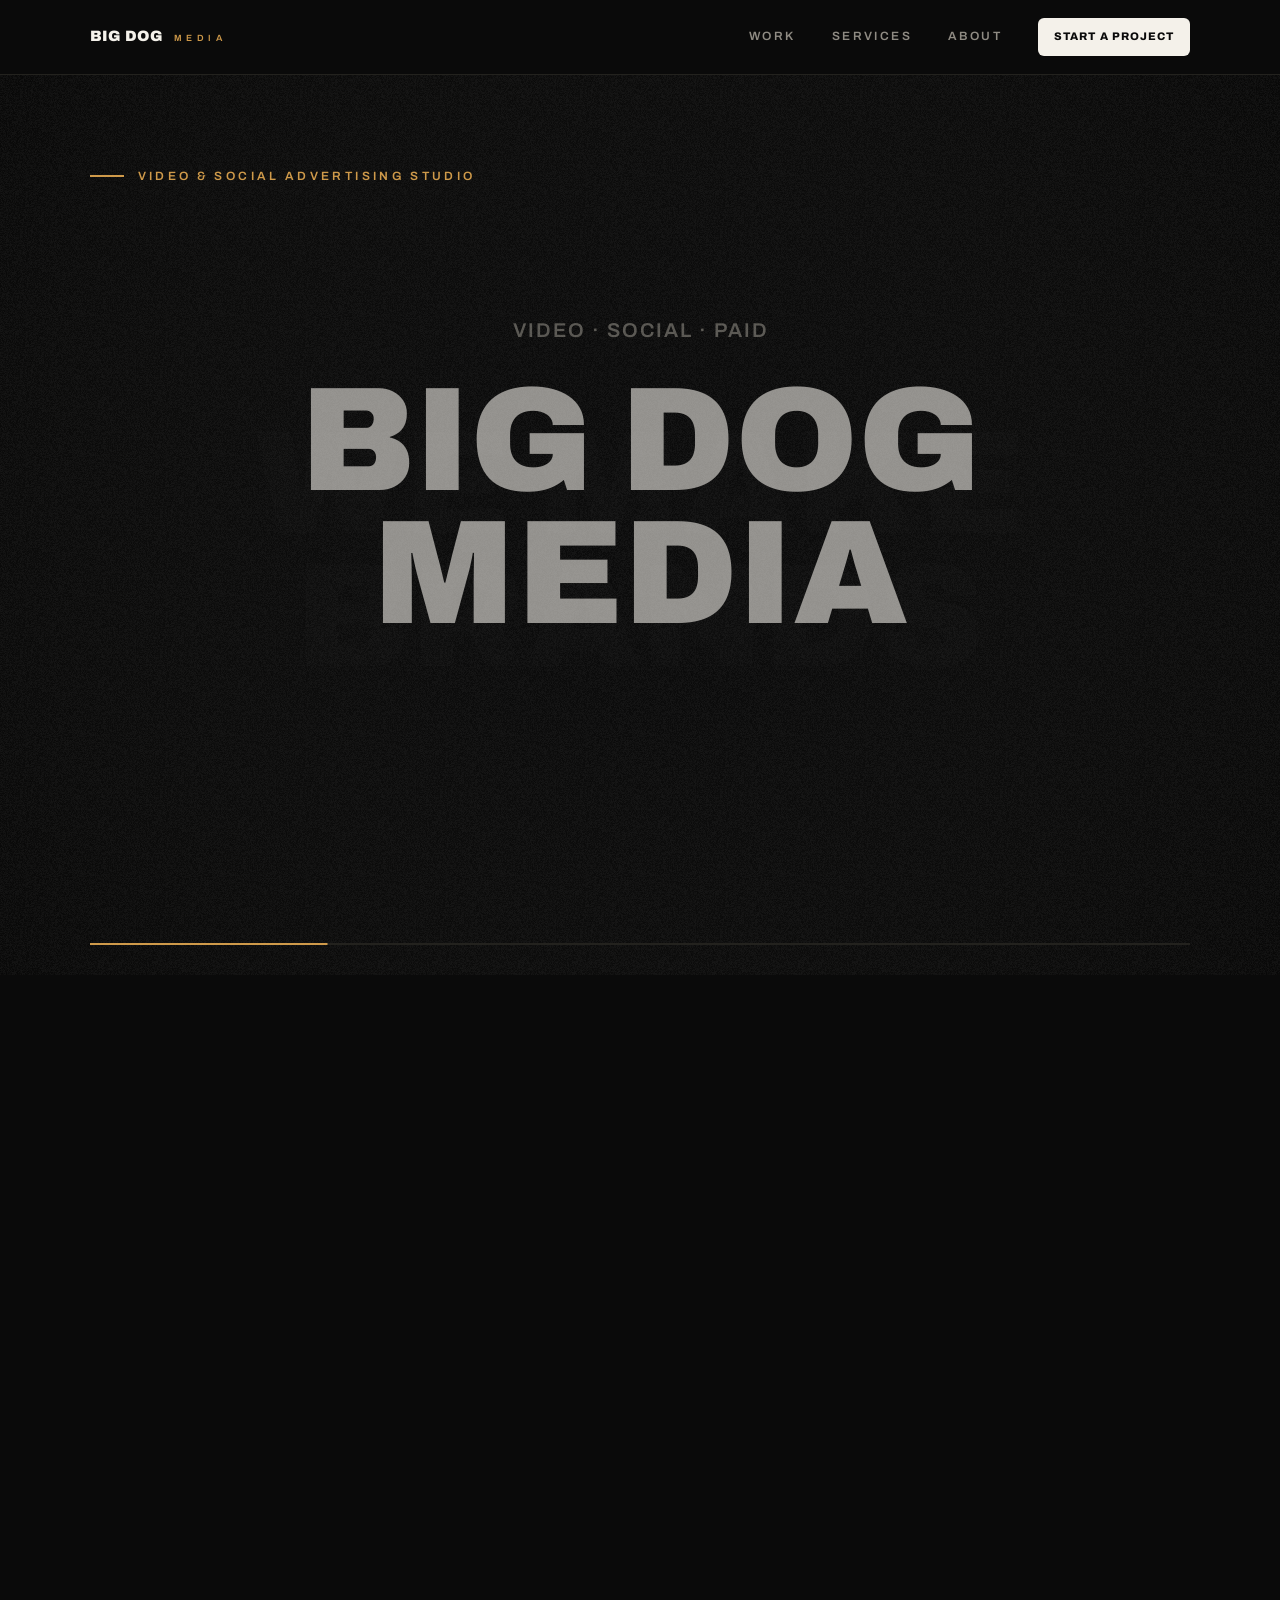
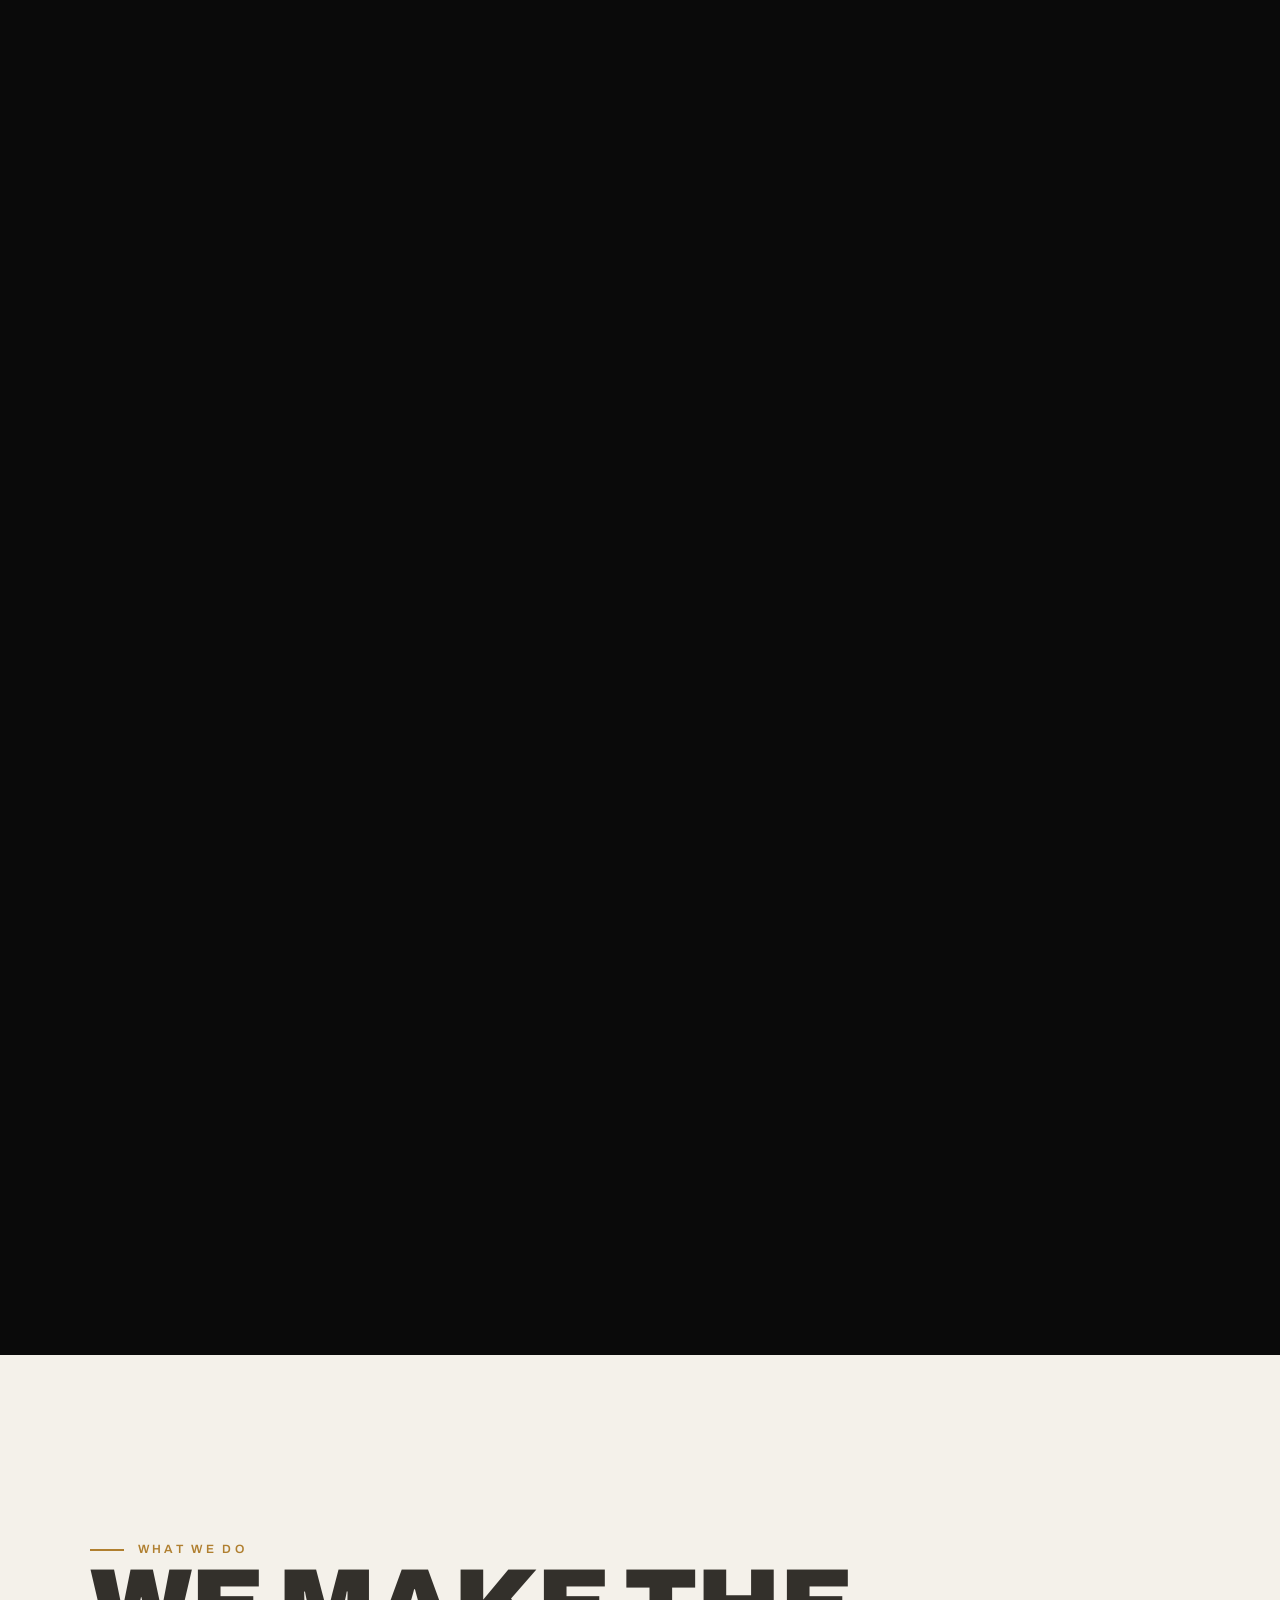
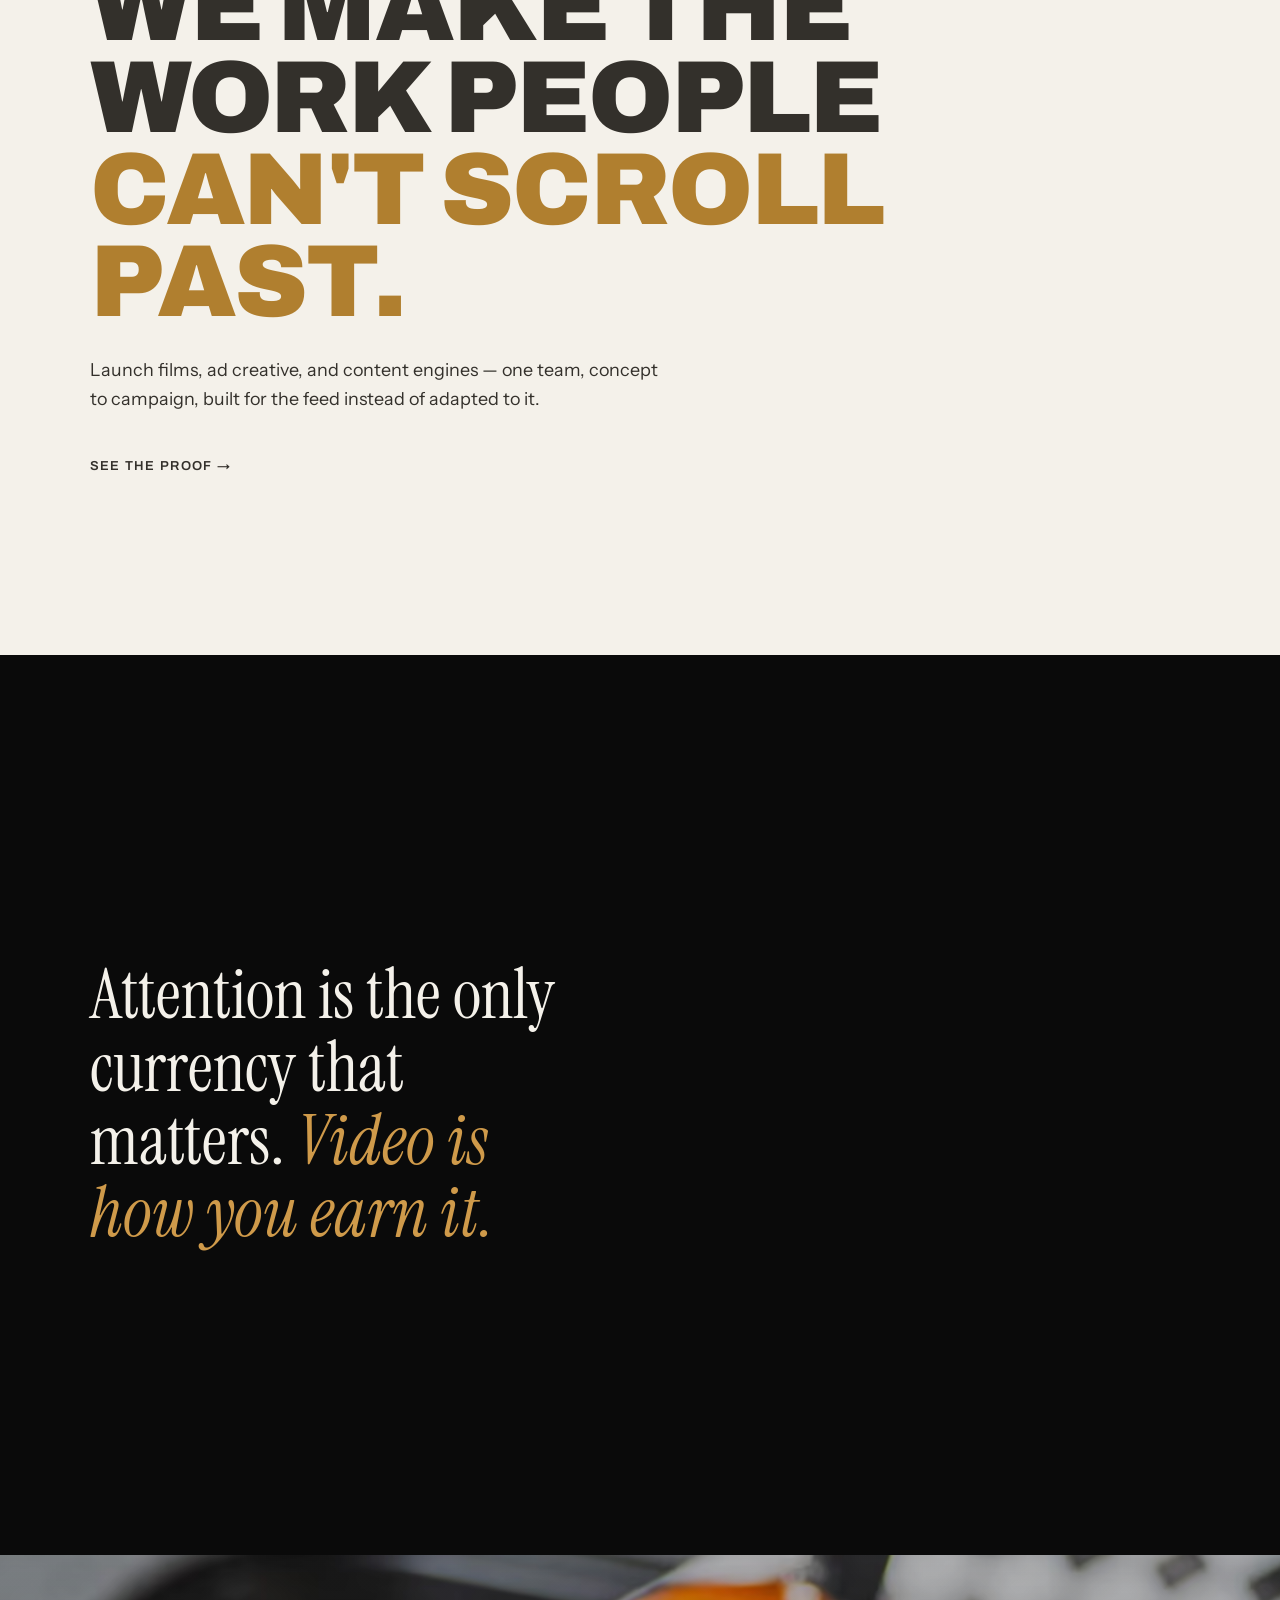
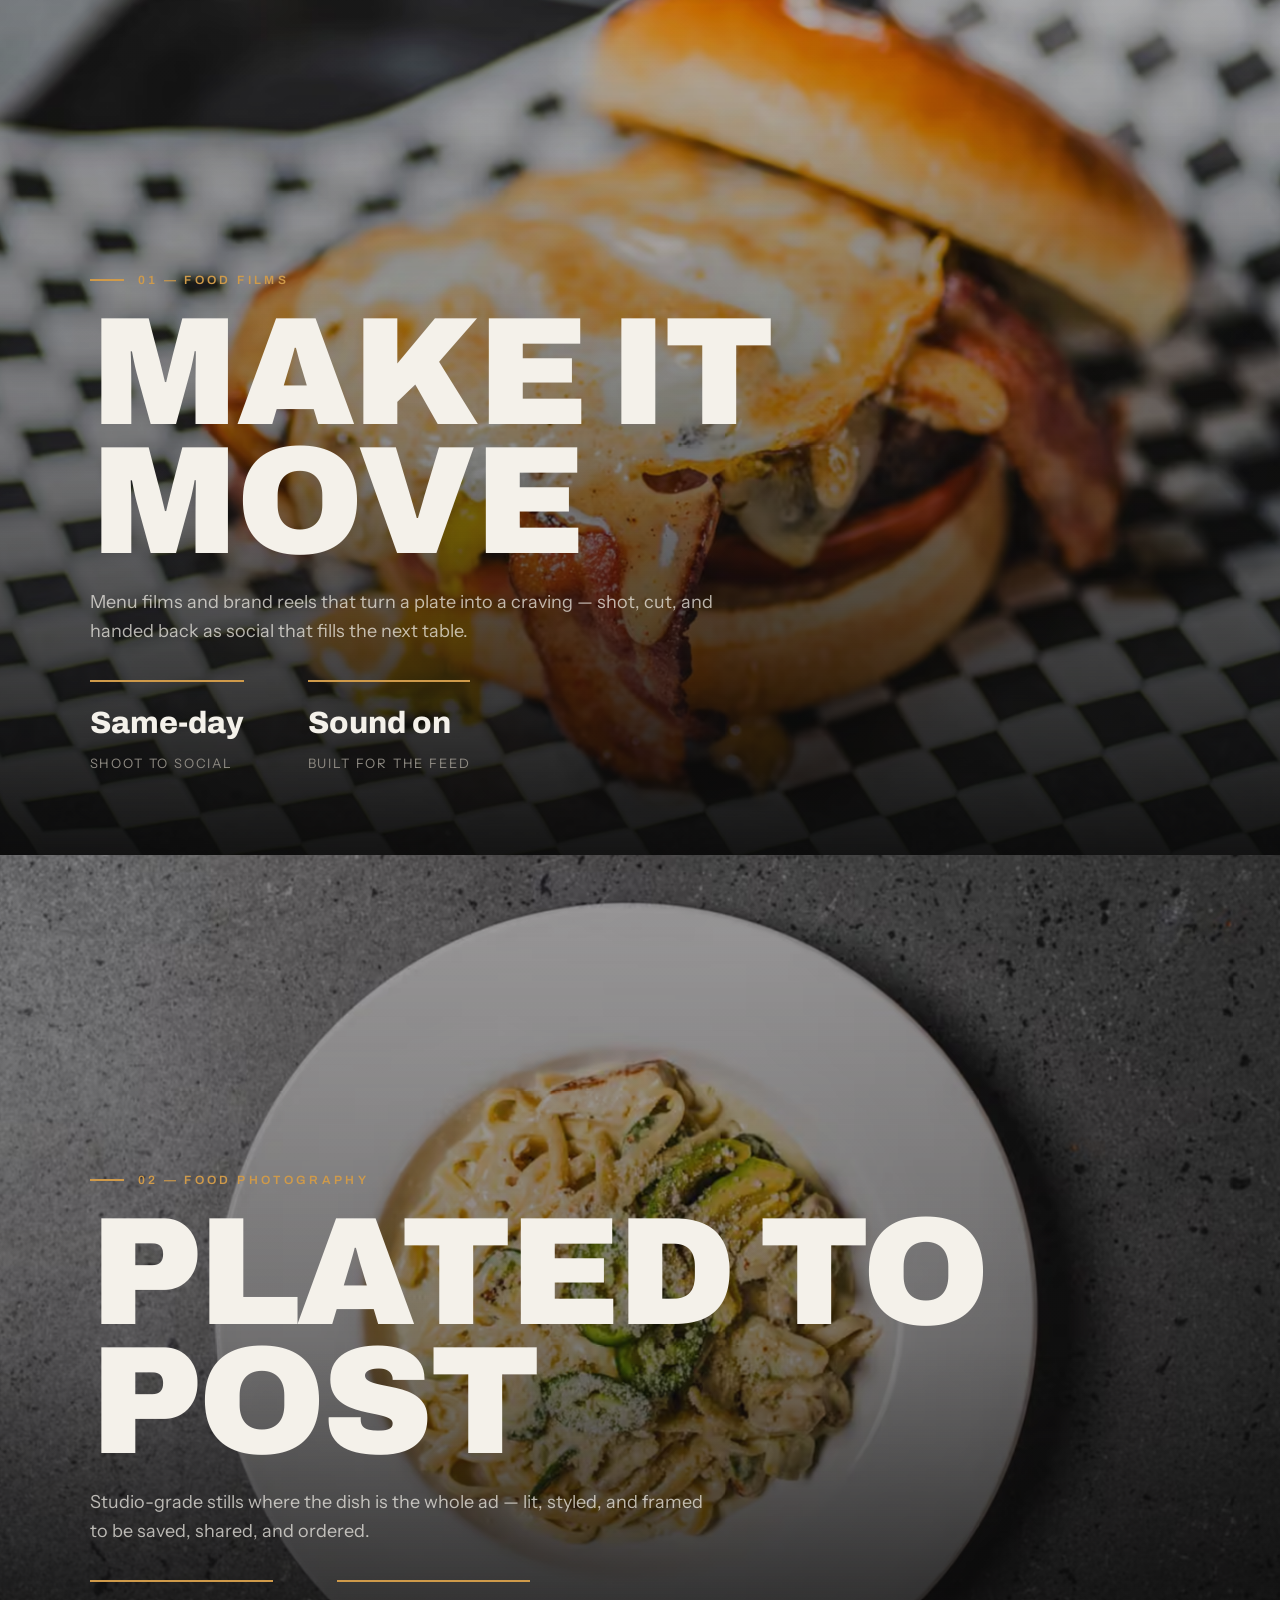
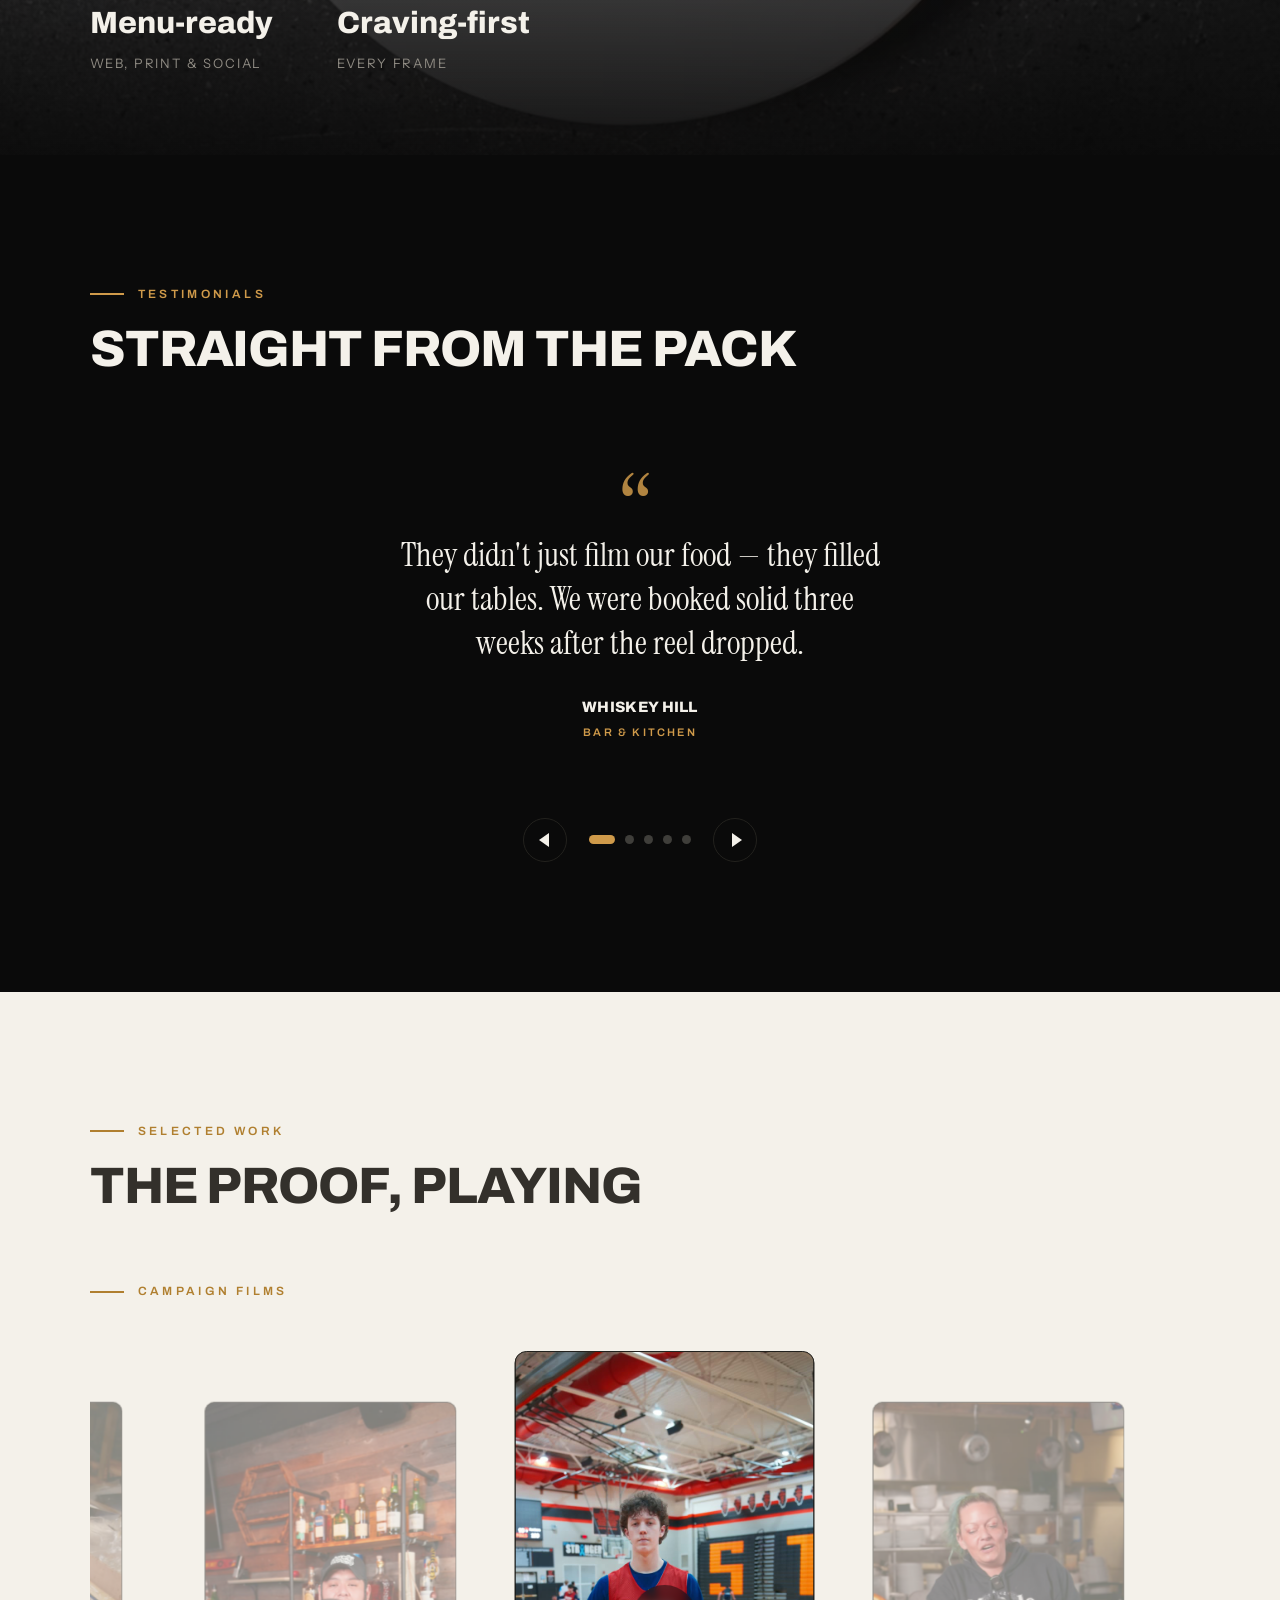
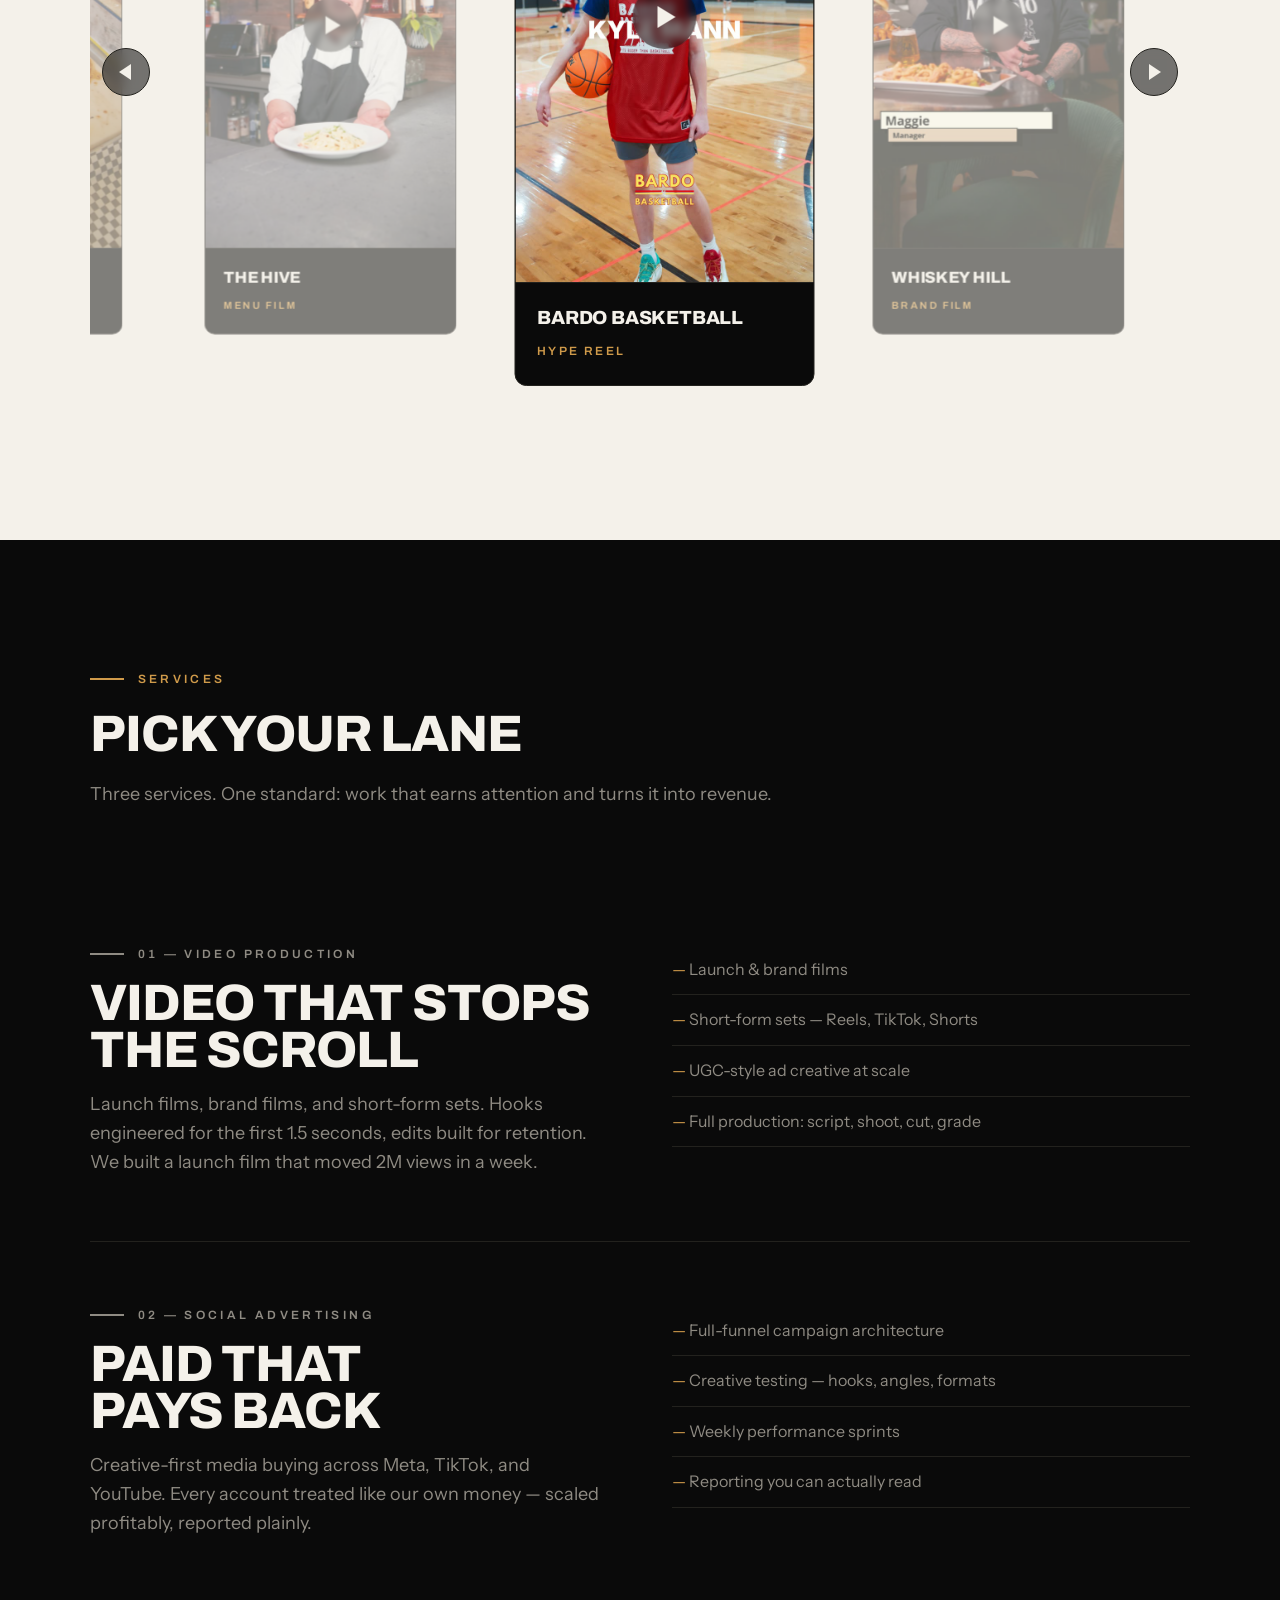
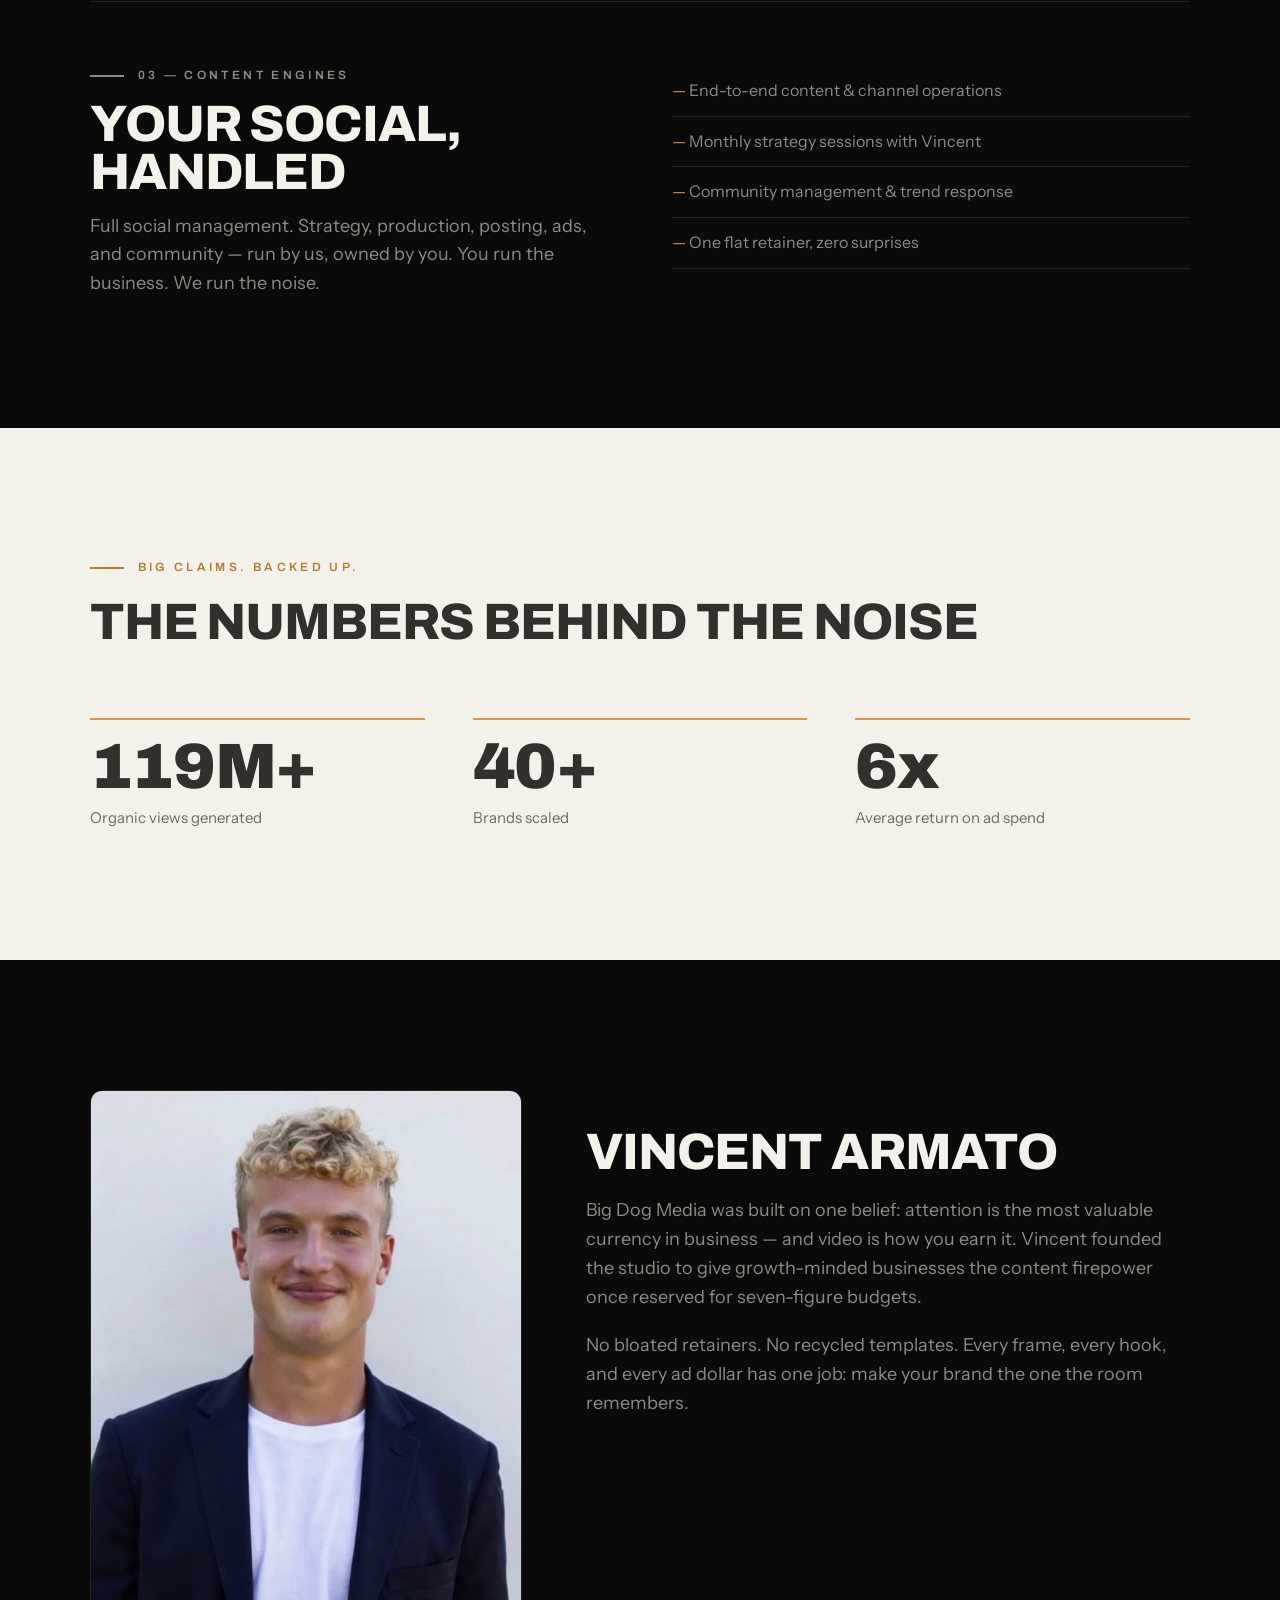
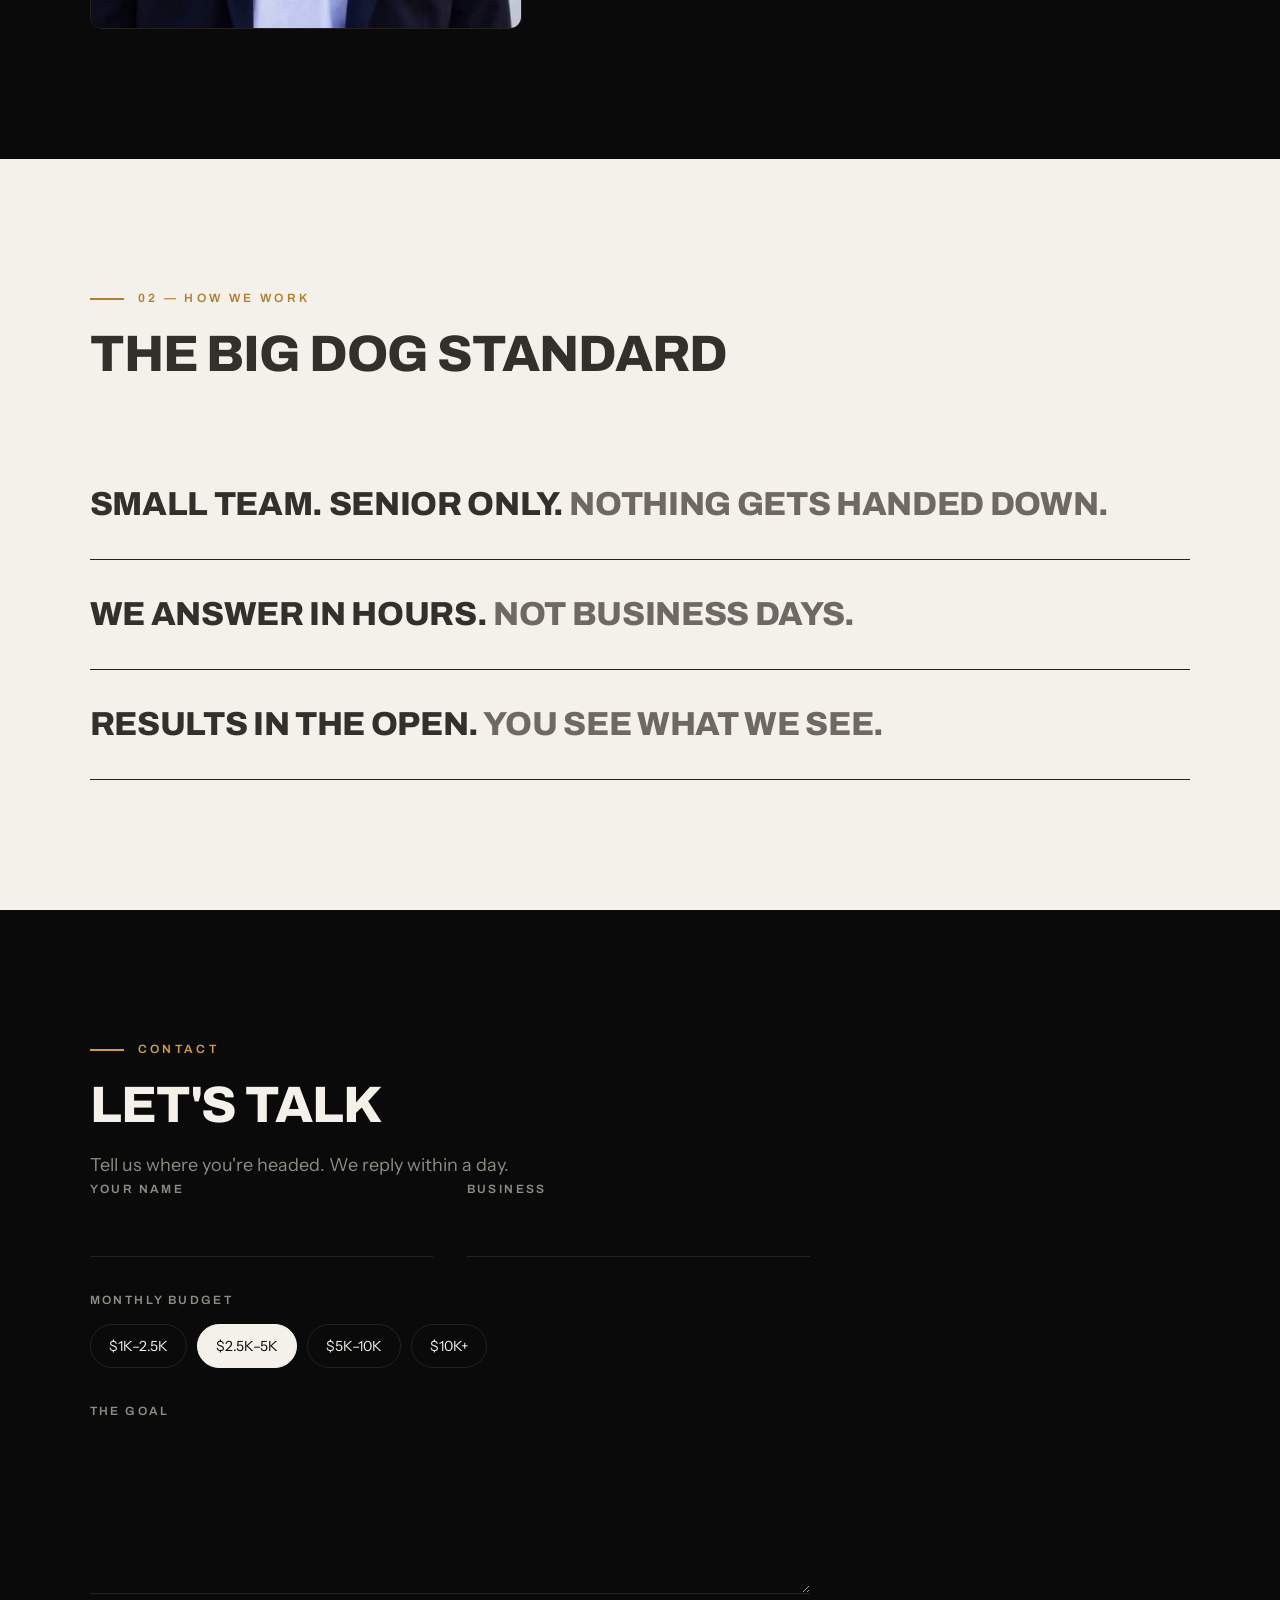
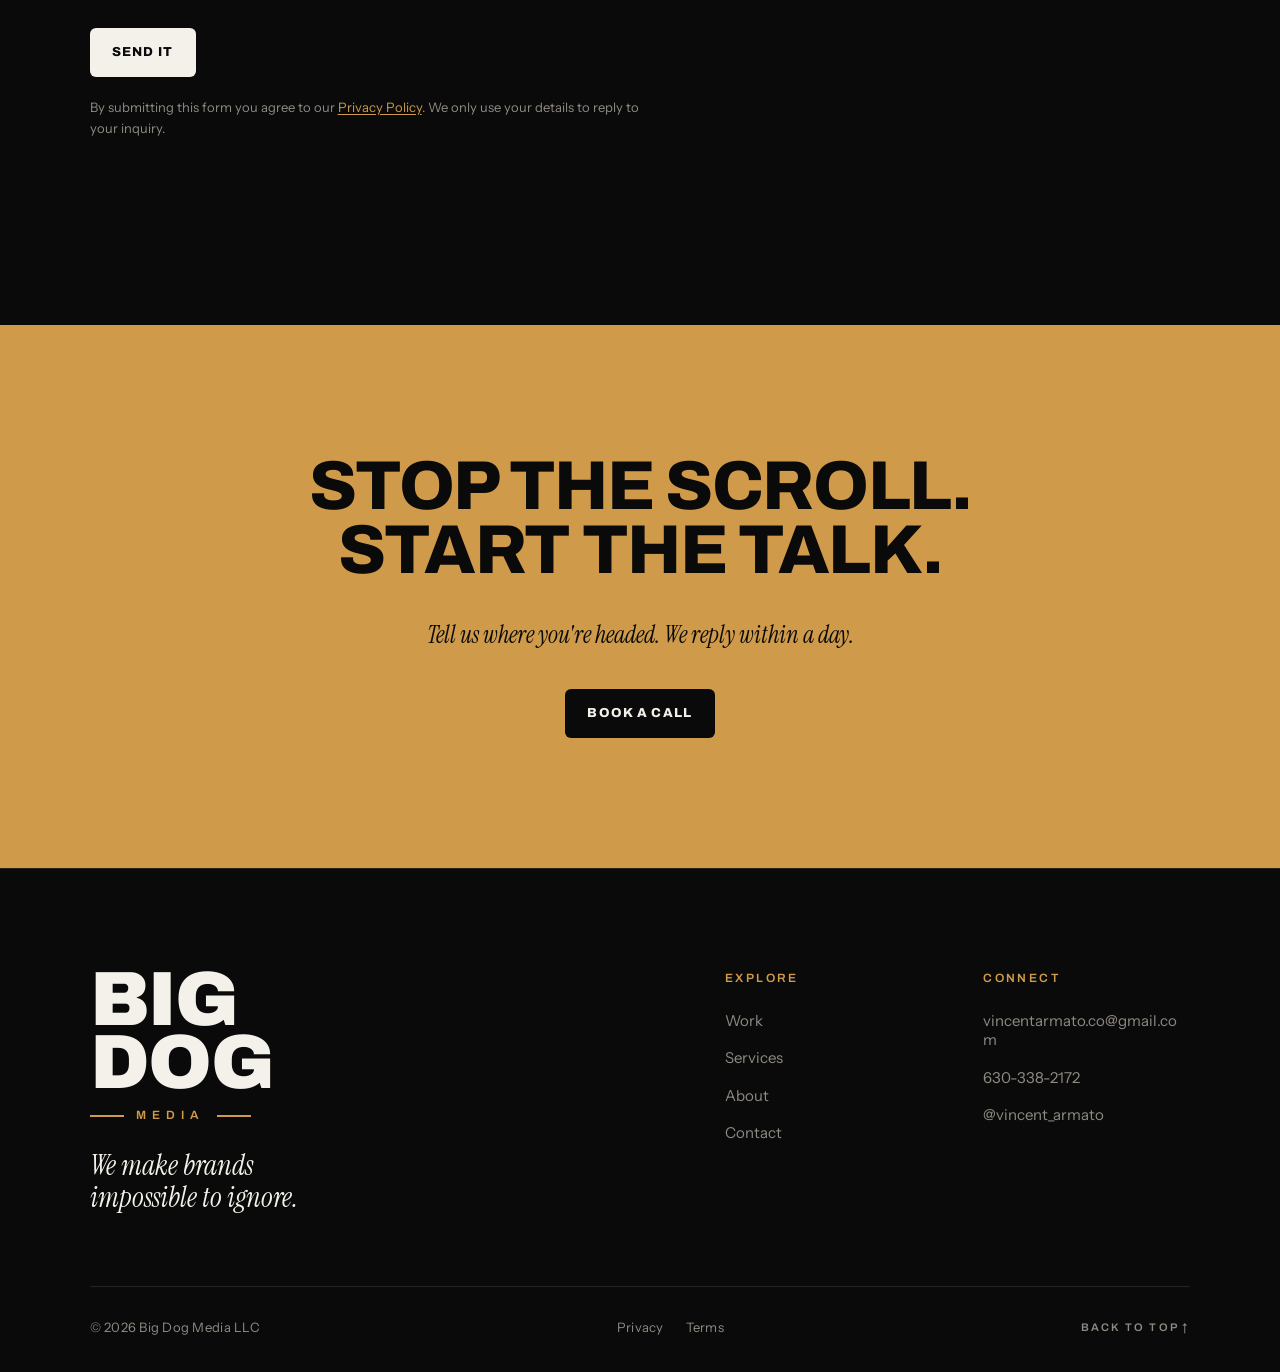
<file: index.html>
<!DOCTYPE html>
<html lang="en">
<head>
  <meta charset="UTF-8">
  <meta name="viewport" content="width=device-width, initial-scale=1.0">
  <title>Big Dog Media — We Make Brands Impossible to Ignore</title>
  <meta name="description" content="Big Dog Media is a video production and social advertising studio. Films, ad creative, and content engines that stop the scroll.">
  <meta name="theme-color" content="#0A0A0A">

  <meta property="og:type" content="website">
  <meta property="og:title" content="Big Dog Media — We Make Brands Impossible to Ignore">
  <meta property="og:description" content="Video production and social advertising. Films, ad creative, and content engines that stop the scroll.">
  <meta property="og:url" content="https://bigdogmediallc.com/">
  <meta property="og:image" content="https://bigdogmediallc.com/assets/og-image.png">
  <meta property="og:image:width" content="1200">
  <meta property="og:image:height" content="630">
  <meta name="twitter:card" content="summary_large_image">
  <meta name="twitter:image" content="https://bigdogmediallc.com/assets/og-image.png">

  <link rel="preconnect" href="https://fonts.googleapis.com">
  <link rel="preconnect" href="https://fonts.gstatic.com" crossorigin>
  <link href="https://fonts.googleapis.com/css2?family=Archivo:wght@600;800;900&family=Instrument+Sans:wght@400&family=Instrument+Serif:ital@0;1&display=swap" rel="stylesheet">
  <link rel="stylesheet" href="css/styles.css">

  <!-- Favicon / tab + home-screen icon: the BD mark -->
  <link rel="icon" type="image/svg+xml" href="assets/logo-bd.svg">
  <link rel="icon" type="image/png" sizes="32x32" href="assets/favicon-32.png">
  <link rel="icon" type="image/png" sizes="512x512" href="assets/favicon-512.png">
  <link rel="apple-touch-icon" href="assets/apple-touch-icon.png">
</head>
<body>

  <header class="nav">
    <a href="#top" class="nav__mark" aria-label="Big Dog Media — home">
      <span class="stack">Big&nbsp;Dog</span>
      <span class="media">Media</span>
    </a>
    <nav class="nav__links" aria-label="Primary">
      <a href="#work" class="nav__link">Work</a>
      <a href="#services" class="nav__link">Services</a>
      <a href="#about" class="nav__link">About</a>
      <a href="#contact" class="btn btn--bone nav__cta">Start a project</a>
    </nav>
  </header>

  <main id="top">

    <!-- ══════════ CINEMATIC SCROLL-SCRUB HERO ══════════
         Scroll drives a designed canvas sequence frame-by-frame (sticky stage). -->
    <section class="cine" data-cine id="hero">
      <div class="cine__stage">
        <canvas class="cine__canvas" data-cine-canvas aria-hidden="true"></canvas>
        <div class="cine__ui">
          <p class="eyebrow">Video &amp; social advertising studio</p>
          <span class="cine__hint" data-cine-hint>Scroll to roll the reel</span>
        </div>
        <div class="cine__scrub" aria-hidden="true"><div class="cine__scrub-fill" data-cine-fill></div></div>
        <h1 class="cine__seo">Big Dog Media — we make brands impossible to ignore.</h1>
        <noscript>
          <div class="cine__noscript">
            <h1 class="display">We make brands impossible to <span style="color:var(--gold)">ignore.</span></h1>
          </div>
        </noscript>
      </div>
    </section>

    <!-- ══════════ SCENE · statement (bone) ══════════ -->
    <section class="sec--bone scene">
      <div class="wrap" data-reveal>
        <p class="eyebrow">What we do</p>
        <h2 class="scene__idea">We make the work people <span class="accent">can't scroll past.</span></h2>
        <p class="scene__note">Launch films, ad creative, and content engines — one team, concept to campaign, built for the feed instead of adapted to it.</p>
        <p class="scene__cta"><a href="#work" class="textlink">See the proof</a></p>
      </div>
    </section>

    <!-- ══════════ SCENE · thesis (ink) ══════════ -->
    <section class="sec--ink scene">
      <div class="wrap" data-reveal>
        <p class="scene__editorial">Attention is the only currency that matters. <em>Video is how you earn it.</em></p>
      </div>
    </section>

    <!-- ══════════ WORK SCENE · Food films ══════════ -->
    <section class="workscene" id="work">
      <div class="workscene__media" data-parallax="0.12">
        <picture>
          <source type="image/avif" sizes="100vw"
                  srcset="portfolio/homepage/best_social_assets/_GTS3656-1280.avif 1280w,
                          portfolio/homepage/best_social_assets/_GTS3656-1920.avif 1920w">
          <source type="image/webp" sizes="100vw"
                  srcset="portfolio/homepage/best_social_assets/_GTS3656-1280.webp 1280w,
                          portfolio/homepage/best_social_assets/_GTS3656-1920.webp 1920w">
          <img src="portfolio/homepage/best_social_assets/_GTS3656-1920.jpg"
               width="1920" height="2880" alt="Food film still — Big Dog Media"
               loading="lazy" decoding="async">
        </picture>
      </div>
      <div class="workscene__scrim"></div>
      <div class="workscene__inner" data-stagger>
        <p class="eyebrow">01 — Food films</p>
        <h2 class="workscene__title">Make it move</h2>
        <p class="workscene__desc">Menu films and brand reels that turn a plate into a craving — shot, cut, and handed back as social that fills the next table.</p>
        <ul class="workscene__stats">
          <li><strong>Same-day</strong><span>Shoot to social</span></li>
          <li><strong>Sound on</strong><span>Built for the feed</span></li>
        </ul>
      </div>
    </section>

    <!-- ══════════ WORK SCENE · Food photography ══════════ -->
    <section class="workscene" id="stills">
      <div class="workscene__media" data-parallax="0.12">
        <picture>
          <source type="image/avif" sizes="100vw"
                  srcset="portfolio/homepage/best_social_assets/_GTS3615-1280.avif 1280w,
                          portfolio/homepage/best_social_assets/_GTS3615-1920.avif 1920w">
          <source type="image/webp" sizes="100vw"
                  srcset="portfolio/homepage/best_social_assets/_GTS3615-1280.webp 1280w,
                          portfolio/homepage/best_social_assets/_GTS3615-1920.webp 1920w">
          <img src="portfolio/homepage/best_social_assets/_GTS3615-1920.jpg"
               width="1920" height="1280" alt="Food photography — Big Dog Media"
               loading="lazy" decoding="async">
        </picture>
      </div>
      <div class="workscene__scrim"></div>
      <div class="workscene__inner" data-stagger>
        <p class="eyebrow">02 — Food photography</p>
        <h2 class="workscene__title">Plated to post</h2>
        <p class="workscene__desc">Studio-grade stills where the dish is the whole ad — lit, styled, and framed to be saved, shared, and ordered.</p>
        <ul class="workscene__stats">
          <li><strong>Menu-ready</strong><span>Web, print &amp; social</span></li>
          <li><strong>Craving-first</strong><span>Every frame</span></li>
        </ul>
      </div>
    </section>

    <!-- ══════════ TESTIMONIALS (ink) ══════════
         Sample quotes — replace with real client words. One centered quote at a
         time; it auto-advances every few seconds and loops. Hovering pauses it;
         clicking a dot or arrow takes manual control and stops the auto-play.
         js/main.js drives it (initTestimonials); without JS every quote simply
         stacks and stays readable. -->
    <section class="sec sec--ink" id="testimonials">
      <div class="wrap">
        <div class="sec-head" data-reveal>
          <p class="eyebrow">Testimonials</p>
          <h2 class="sec-title">Straight from the pack</h2>
        </div>
        <div class="tcarousel" data-testimonials data-reveal>
          <div class="tcarousel__viewport" aria-live="polite">
            <ul class="tcarousel__track">
              <li class="tcarousel__slide is-active">
                <blockquote class="tquote">
                  <p class="tquote__text">They didn't just film our food — they filled our tables. We were booked solid three weeks after the reel dropped.</p>
                  <footer class="tquote__by">
                    <span class="tquote__name">Whiskey Hill</span>
                    <span class="tquote__role">Bar &amp; Kitchen</span>
                  </footer>
                </blockquote>
              </li>
              <li class="tcarousel__slide">
                <blockquote class="tquote">
                  <p class="tquote__text">One video did what six months of flyers couldn't. The line's been out the door ever since.</p>
                  <footer class="tquote__by">
                    <span class="tquote__name">Fire Water BBQ</span>
                    <span class="tquote__role">Pit &amp; Smokehouse</span>
                  </footer>
                </blockquote>
              </li>
              <li class="tcarousel__slide">
                <blockquote class="tquote">
                  <p class="tquote__text">Every plate suddenly looked worth the drive. Our DMs haven't stopped since Big Dog took over.</p>
                  <footer class="tquote__by">
                    <span class="tquote__name">The Hive</span>
                    <span class="tquote__role">Restaurant</span>
                  </footer>
                </blockquote>
              </li>
              <li class="tcarousel__slide">
                <blockquote class="tquote">
                  <p class="tquote__text">The training footage they cut for me hits different — parents actually stop scrolling and book. My sessions filled up faster than any flyer ever moved them.</p>
                  <footer class="tquote__by">
                    <span class="tquote__name">Dave Brown</span>
                    <span class="tquote__role">Basketball training</span>
                  </footer>
                </blockquote>
              </li>
              <li class="tcarousel__slide">
                <blockquote class="tquote">
                  <p class="tquote__text">They made our program look like the big time. Registrations climbed and kids started showing up asking to be on the team they saw online.</p>
                  <footer class="tquote__by">
                    <span class="tquote__name">Bardo Basketball</span>
                    <span class="tquote__role">AAU program</span>
                  </footer>
                </blockquote>
              </li>
            </ul>
          </div>
          <div class="tcarousel__controls">
            <button class="tcarousel__nav tcarousel__nav--prev" type="button" aria-label="Previous testimonial"></button>
            <div class="tcarousel__dots" role="tablist" aria-label="Choose a testimonial"></div>
            <button class="tcarousel__nav tcarousel__nav--next" type="button" aria-label="Next testimonial"></button>
          </div>
        </div>
      </div>
    </section>

    <!-- ══════════ PORTFOLIO GRIDS (bone) — populated by portfolio/manifest.json ══════════ -->
    <section class="sec sec--bone">
      <div class="wrap">
        <div class="sec-head" data-reveal>
          <p class="eyebrow">Selected work</p>
          <h2 class="sec-title">The proof, playing</h2>
        </div>

        <div class="tier-head" data-reveal>
          <p class="eyebrow">Campaign films</p>
        </div>
        <!-- Center-focused reel carousel — slides injected by js/main.js from
             portfolio/manifest.json (best_campaigns). Neighbors peek in from the
             sides; arrows loop infinitely. Tap a reel to play it in place. -->
        <div class="reelousel" data-reel-carousel="best_campaigns" data-reveal
             tabindex="0" role="group" aria-label="Campaign reels — use arrow keys to browse">
          <button class="reelousel__nav reelousel__nav--prev" type="button" aria-label="Previous reel"></button>
          <div class="reelousel__viewport">
            <div class="reelousel__track" data-reel-track>
              <p class="reelousel__empty meta">Reels loading…</p>
            </div>
          </div>
          <button class="reelousel__nav reelousel__nav--next" type="button" aria-label="Next reel"></button>
        </div>
      </div>
    </section>

    <!-- ══════════ SERVICES (ink) ══════════ -->
    <section class="sec sec--ink" id="services">
      <div class="wrap">
        <div class="sec-head" data-reveal>
          <p class="eyebrow">Services</p>
          <h2 class="sec-title">Pick your lane</h2>
          <p class="lede">Three services. One standard: work that earns attention and turns it into revenue.</p>
        </div>

        <div class="service-block" data-reveal>
          <div class="service-block__intro">
            <p class="eyebrow">01 — Video production</p>
            <h3 class="sec-title">Video that stops the scroll</h3>
            <p>Launch films, brand films, and short-form sets. Hooks engineered
            for the first 1.5 seconds, edits built for retention. We built a
            launch film that moved 2M views in a week.</p>
          </div>
          <ul class="list">
            <li>Launch &amp; brand films</li>
            <li>Short-form sets — Reels, TikTok, Shorts</li>
            <li>UGC-style ad creative at scale</li>
            <li>Full production: script, shoot, cut, grade</li>
          </ul>
        </div>

        <div class="service-block" data-reveal>
          <div class="service-block__intro">
            <p class="eyebrow">02 — Social advertising</p>
            <h3 class="sec-title">Paid that pays back</h3>
            <p>Creative-first media buying across Meta, TikTok, and YouTube.
            Every account treated like our own money — scaled profitably,
            reported plainly.</p>
          </div>
          <ul class="list">
            <li>Full-funnel campaign architecture</li>
            <li>Creative testing — hooks, angles, formats</li>
            <li>Weekly performance sprints</li>
            <li>Reporting you can actually read</li>
          </ul>
        </div>

        <div class="service-block" data-reveal>
          <div class="service-block__intro">
            <p class="eyebrow">03 — Content engines</p>
            <h3 class="sec-title">Your social, handled</h3>
            <p>Full social management. Strategy, production, posting, ads, and
            community — run by us, owned by you. You run the business. We run
            the noise.</p>
          </div>
          <ul class="list">
            <li>End-to-end content &amp; channel operations</li>
            <li>Monthly strategy sessions with Vincent</li>
            <li>Community management &amp; trend response</li>
            <li>One flat retainer, zero surprises</li>
          </ul>
        </div>
      </div>
    </section>

    <!-- ══════════ PROOF / STATS (bone) ══════════ -->
    <section class="sec sec--bone">
      <div class="wrap">
        <div class="sec-head" data-reveal>
          <p class="eyebrow">Big claims. Backed up.</p>
          <h2 class="sec-title">The numbers behind the noise</h2>
        </div>
        <ul class="stats" data-stagger>
          <li><strong data-count="120" data-suffix="M+">120M+</strong><span>Organic views generated</span></li>
          <li><strong data-count="40" data-suffix="+">40+</strong><span>Brands scaled</span></li>
          <li><strong data-count="6" data-suffix="x">6x</strong><span>Average return on ad spend</span></li>
        </ul>
      </div>
    </section>

    <!-- ══════════ ABOUT · founder (ink) ══════════ -->
    <section class="sec sec--ink" id="about">
      <div class="wrap duo">
        <figure class="duo__media" data-reveal>
          <div class="frame">
            <!-- Drop a founder photo at assets/vincent.jpg -->
            <img src="portfolio/homepage/01.jpg" alt="Vincent Armato, founder of Big Dog Media" loading="lazy" decoding="async">
            <span class="meta">Portrait / Vincent Armato</span>
          </div>
        </figure>
        <div class="duo__body">
          <p class="eyebrow" data-reveal>01 — The founder</p>
          <h2 class="sec-title" data-reveal>Vincent Armato</h2>
          <p class="muted" data-reveal>
            Big Dog Media was built on one belief: attention is the most valuable
            currency in business — and video is how you earn it. Vincent founded
            the studio to give growth-minded businesses the content firepower
            once reserved for seven-figure budgets.
          </p>
          <p class="muted" data-reveal>
            No bloated retainers. No recycled templates. Every frame, every hook,
            and every ad dollar has one job: make your brand the one the room
            remembers.
          </p>
        </div>
      </div>
    </section>

    <!-- ══════════ ABOUT · principles (bone) ══════════ -->
    <section class="sec sec--bone">
      <div class="wrap">
        <div class="sec-head" data-reveal>
          <p class="eyebrow">02 — How we work</p>
          <h2 class="sec-title">The Big Dog standard</h2>
        </div>
        <ul class="claims" data-stagger>
          <li>Small team. Senior only. <span>Nothing gets handed down.</span></li>
          <li>We answer in hours. <span>Not business days.</span></li>
          <li>Results in the open. <span>You see what we see.</span></li>
        </ul>
      </div>
    </section>

    <!-- ══════════ CONTACT · form (ink) ══════════ -->
    <section class="sec sec--ink" id="contact">
      <div class="wrap sec-head" data-reveal>
        <p class="eyebrow">Contact</p>
        <h2 class="sec-title">Let's talk</h2>
        <p class="lede">Tell us where you're headed. We reply within a day.</p>
      </div>
      <div class="wrap">
        <form class="form" id="contactForm" action="https://api.web3forms.com/submit" method="POST" novalidate>
          <input type="hidden" name="access_key" value="e630bc63-747f-4ea7-b2e2-37ce9123f7c6">
          <input type="hidden" name="from_name" value="Big Dog Media — website inquiry">
          <!-- Honeypot: bots fill this, humans never see it -->
          <input type="checkbox" name="botcheck" tabindex="-1" aria-hidden="true" style="display:none">
          <div class="form__row">
            <div class="field">
              <label for="fName">Your name</label>
              <input type="text" id="fName" name="name" required autocomplete="name">
            </div>
            <div class="field">
              <label for="fBiz">Business</label>
              <input type="text" id="fBiz" name="business" required autocomplete="organization">
            </div>
          </div>

          <fieldset class="budget">
            <legend>Monthly budget</legend>
            <div class="pills">
              <label class="pill-opt"><input type="radio" name="budget" value="$1K–2.5K"><span>$1K–2.5K</span></label>
              <label class="pill-opt"><input type="radio" name="budget" value="$2.5K–5K" checked><span>$2.5K–5K</span></label>
              <label class="pill-opt"><input type="radio" name="budget" value="$5K–10K"><span>$5K–10K</span></label>
              <label class="pill-opt"><input type="radio" name="budget" value="$10K+"><span>$10K+</span></label>
            </div>
          </fieldset>

          <div class="field">
            <label for="fMsg">The goal</label>
            <textarea id="fMsg" name="message" rows="5" required></textarea>
          </div>

          <div>
            <button type="submit" class="btn btn--bone">Send it</button>
          </div>
          <p class="form__consent">By submitting this form you agree to our <a href="privacy.html">Privacy Policy</a>. We only use your details to reply to your inquiry.</p>
          <p class="form__status" id="formStatus" role="status"></p>
        </form>
      </div>
    </section>

    <!-- ══════════ CTA (the one gold field) ══════════ -->
    <section class="sec sec--gold">
      <div class="wrap promo">
        <h2 class="sec-title" data-reveal>Stop the scroll.<br>Start the talk.</h2>
        <p data-reveal>Tell us where you're headed. We reply within a day.</p>
        <a href="#contact" class="btn btn--ink" data-reveal>Book a call</a>
      </div>
    </section>
  </main>

  <!-- ══════════ FOOTER ══════════ -->
  <footer class="footer">
    <div class="wrap">
      <div class="footer__top">
        <div class="footer__brand">
          <a href="#top" class="lockup" aria-label="Big Dog Media">
            <span class="stack">Big<br>Dog</span>
            <span class="media">Media</span>
          </a>
          <p class="footer__tag">We make brands impossible to ignore.</p>
        </div>
        <nav class="footer__nav" aria-label="Footer">
          <div class="footer__col">
            <span class="meta">Explore</span>
            <a href="#work">Work</a>
            <a href="#services">Services</a>
            <a href="#about">About</a>
            <a href="#contact">Contact</a>
          </div>
          <div class="footer__col">
            <span class="meta">Connect</span>
            <a href="mailto:vincentarmato.co@gmail.com">vincentarmato.co@gmail.com</a>
            <a href="tel:+16303382172">630-338-2172</a>
            <a href="https://instagram.com/vincent_armato" target="_blank" rel="noopener">@vincent_armato</a>
          </div>
        </nav>
      </div>
      <div class="footer__legal">
        <span>© 2026 Big Dog Media LLC</span>
        <nav class="footer__legal-links" aria-label="Legal">
          <a href="privacy.html">Privacy</a>
          <a href="terms.html">Terms</a>
        </nav>
        <a href="#top" class="footer__back">Back to top ↑</a>
      </div>
    </div>
  </footer>

  <script src="js/main.js"></script>
</body>
</html>
</file>
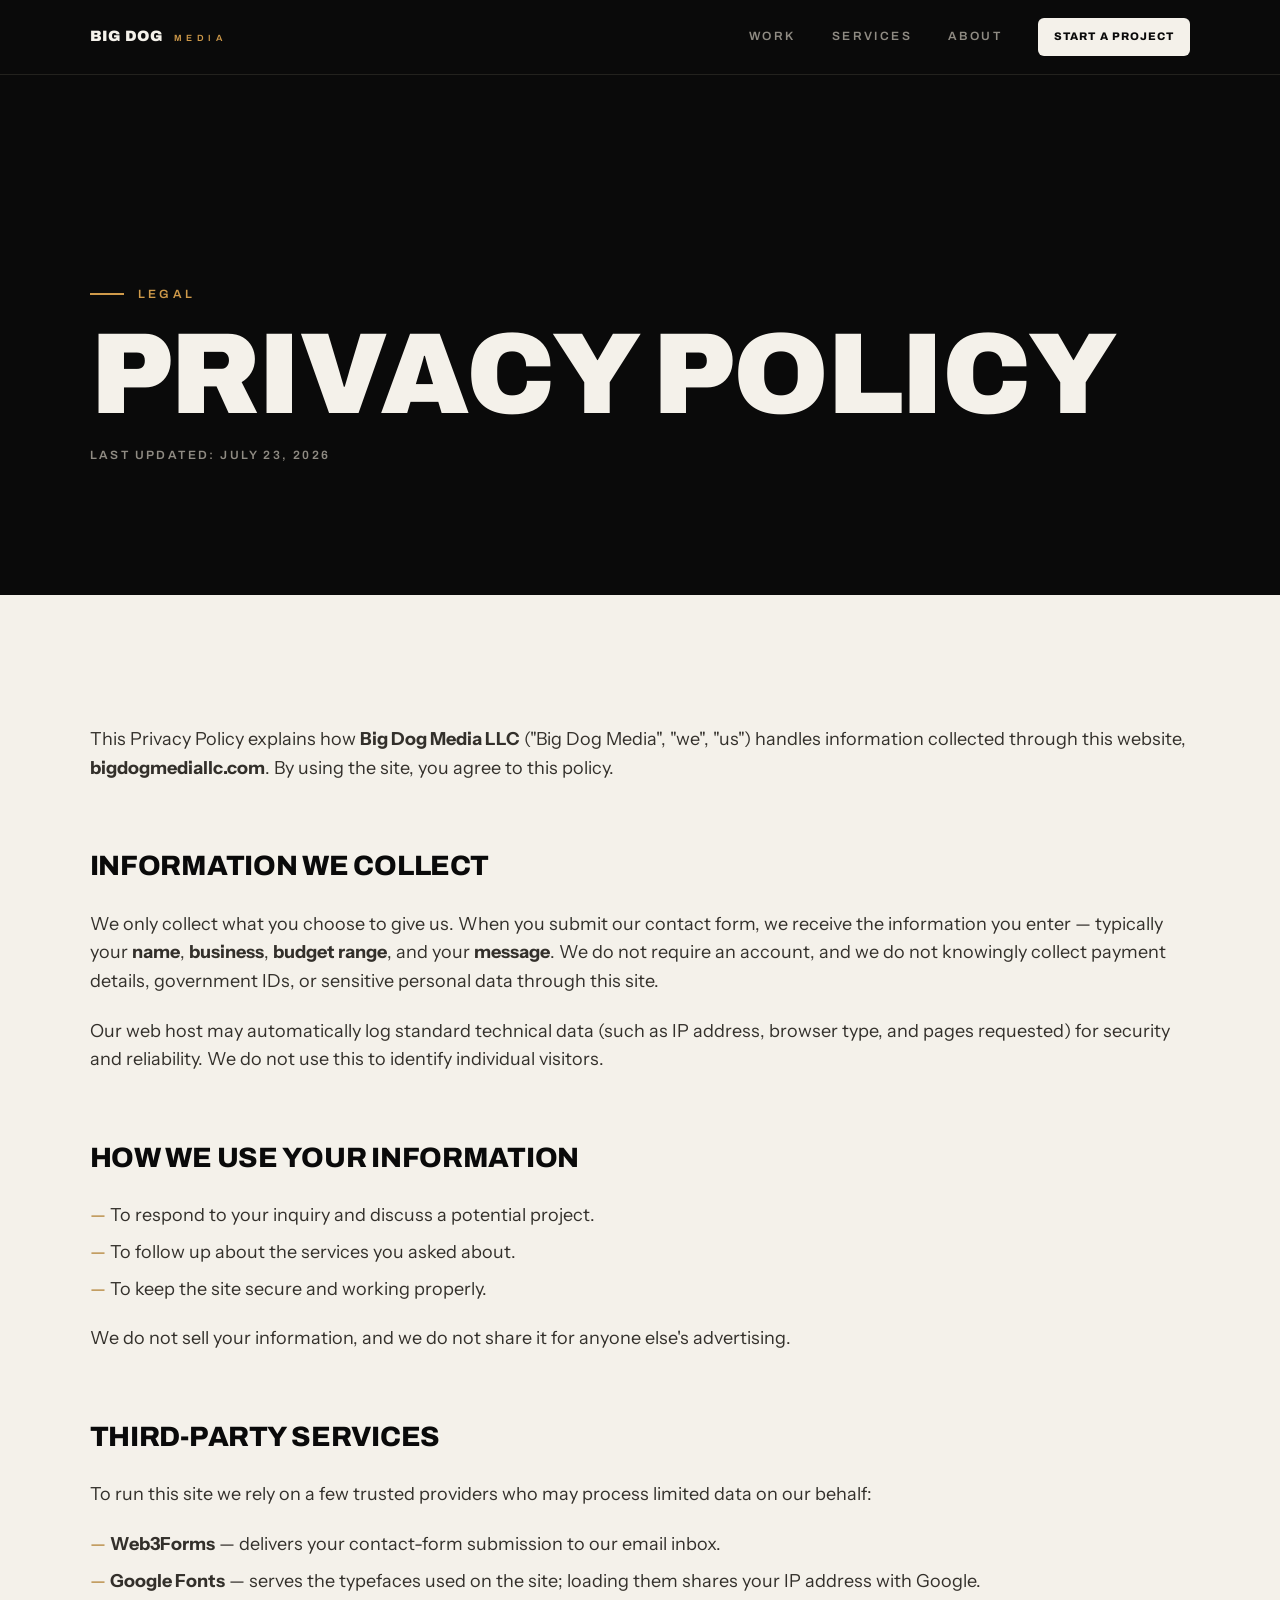
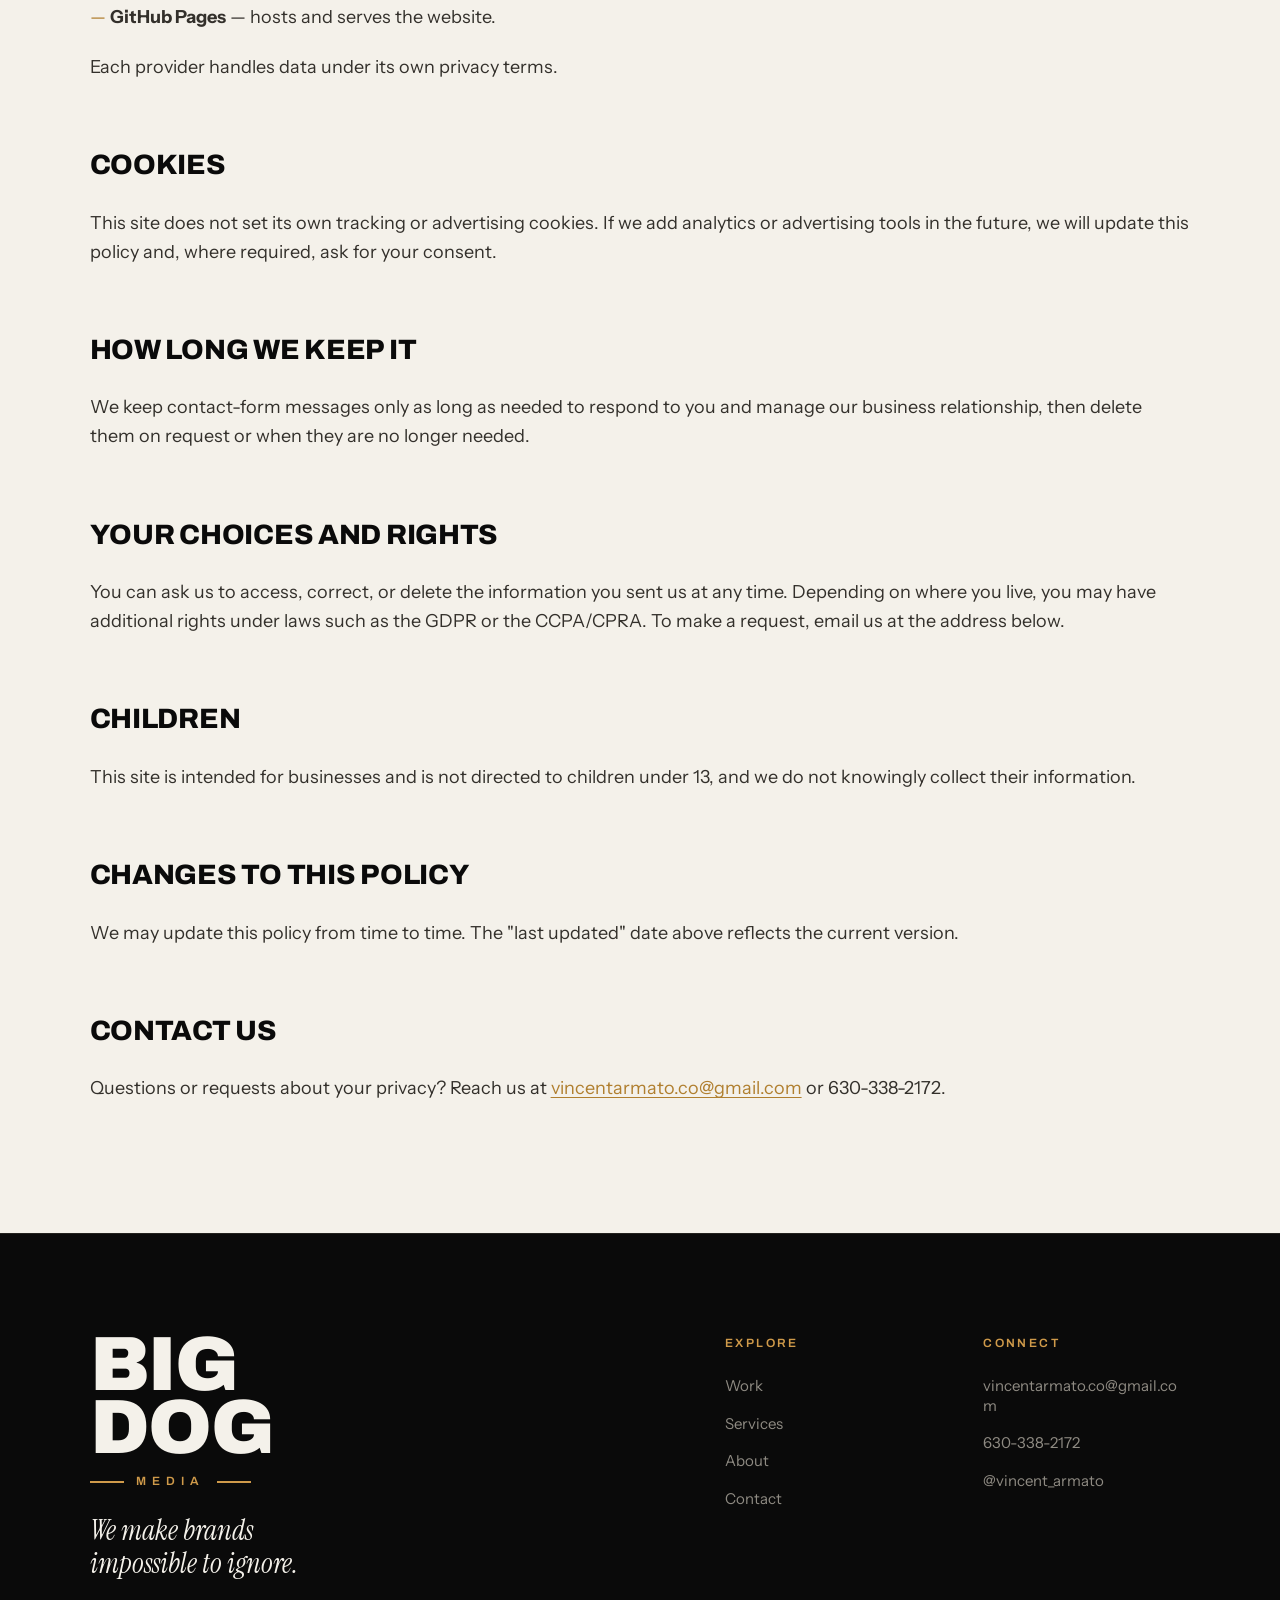
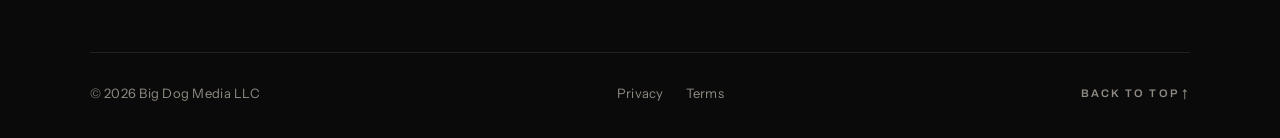
<file: privacy.html>
<!DOCTYPE html>
<html lang="en">
<head>
  <meta charset="UTF-8">
  <meta name="viewport" content="width=device-width, initial-scale=1.0">
  <title>Privacy Policy — Big Dog Media</title>
  <meta name="description" content="How Big Dog Media LLC collects, uses, and protects the information you share through this website.">
  <meta name="theme-color" content="#0A0A0A">
  <meta name="robots" content="noindex">
  <link rel="preconnect" href="https://fonts.googleapis.com">
  <link rel="preconnect" href="https://fonts.gstatic.com" crossorigin>
  <link href="https://fonts.googleapis.com/css2?family=Archivo:wght@600;800;900&family=Instrument+Sans:wght@400&family=Instrument+Serif:ital@0;1&display=swap" rel="stylesheet">
  <link rel="stylesheet" href="css/styles.css">
  <link rel="icon" type="image/svg+xml" href="assets/logo-bd.svg">
  <link rel="icon" type="image/png" sizes="32x32" href="assets/favicon-32.png">
  <link rel="apple-touch-icon" href="assets/apple-touch-icon.png">
</head>
<body>

  <header class="nav">
    <a href="index.html" class="nav__mark" aria-label="Big Dog Media — home">
      <span class="stack">Big&nbsp;Dog</span>
      <span class="media">Media</span>
    </a>
    <nav class="nav__links" aria-label="Primary">
      <a href="index.html#work" class="nav__link">Work</a>
      <a href="index.html#services" class="nav__link">Services</a>
      <a href="index.html#about" class="nav__link">About</a>
      <a href="index.html#contact" class="btn btn--bone nav__cta">Start a project</a>
    </nav>
  </header>

  <main id="top">
    <!-- HEAD (ink) -->
    <section class="sec sec--ink">
      <div class="wrap page-head">
        <p class="eyebrow">Legal</p>
        <h1 class="display">Privacy Policy</h1>
        <p class="meta">Last updated: July 23, 2026</p>
      </div>
    </section>

    <!-- BODY (bone) -->
    <section class="sec sec--bone">
      <div class="wrap prose">
        <p>This Privacy Policy explains how <strong>Big Dog Media LLC</strong> ("Big Dog Media", "we", "us") handles information collected through this website, <strong>bigdogmediallc.com</strong>. By using the site, you agree to this policy.</p>

        <h2>Information we collect</h2>
        <p>We only collect what you choose to give us. When you submit our contact form, we receive the information you enter — typically your <strong>name</strong>, <strong>business</strong>, <strong>budget range</strong>, and your <strong>message</strong>. We do not require an account, and we do not knowingly collect payment details, government IDs, or sensitive personal data through this site.</p>
        <p>Our web host may automatically log standard technical data (such as IP address, browser type, and pages requested) for security and reliability. We do not use this to identify individual visitors.</p>

        <h2>How we use your information</h2>
        <ul>
          <li>To respond to your inquiry and discuss a potential project.</li>
          <li>To follow up about the services you asked about.</li>
          <li>To keep the site secure and working properly.</li>
        </ul>
        <p>We do not sell your information, and we do not share it for anyone else's advertising.</p>

        <h2>Third-party services</h2>
        <p>To run this site we rely on a few trusted providers who may process limited data on our behalf:</p>
        <ul>
          <li><strong>Web3Forms</strong> — delivers your contact-form submission to our email inbox.</li>
          <li><strong>Google Fonts</strong> — serves the typefaces used on the site; loading them shares your IP address with Google.</li>
          <li><strong>GitHub Pages</strong> — hosts and serves the website.</li>
        </ul>
        <p>Each provider handles data under its own privacy terms.</p>

        <h2>Cookies</h2>
        <p>This site does not set its own tracking or advertising cookies. If we add analytics or advertising tools in the future, we will update this policy and, where required, ask for your consent.</p>

        <h2>How long we keep it</h2>
        <p>We keep contact-form messages only as long as needed to respond to you and manage our business relationship, then delete them on request or when they are no longer needed.</p>

        <h2>Your choices and rights</h2>
        <p>You can ask us to access, correct, or delete the information you sent us at any time. Depending on where you live, you may have additional rights under laws such as the GDPR or the CCPA/CPRA. To make a request, email us at the address below.</p>

        <h2>Children</h2>
        <p>This site is intended for businesses and is not directed to children under 13, and we do not knowingly collect their information.</p>

        <h2>Changes to this policy</h2>
        <p>We may update this policy from time to time. The "last updated" date above reflects the current version.</p>

        <h2>Contact us</h2>
        <p>Questions or requests about your privacy? Reach us at <a href="mailto:vincentarmato.co@gmail.com">vincentarmato.co@gmail.com</a> or 630-338-2172.</p>
      </div>
    </section>
  </main>

  <!-- ══════════ FOOTER ══════════ -->
  <footer class="footer">
    <div class="wrap">
      <div class="footer__top">
        <div class="footer__brand">
          <a href="index.html" class="lockup" aria-label="Big Dog Media">
            <span class="stack">Big<br>Dog</span>
            <span class="media">Media</span>
          </a>
          <p class="footer__tag">We make brands impossible to ignore.</p>
        </div>
        <nav class="footer__nav" aria-label="Footer">
          <div class="footer__col">
            <span class="meta">Explore</span>
            <a href="index.html#work">Work</a>
            <a href="index.html#services">Services</a>
            <a href="index.html#about">About</a>
            <a href="index.html#contact">Contact</a>
          </div>
          <div class="footer__col">
            <span class="meta">Connect</span>
            <a href="mailto:vincentarmato.co@gmail.com">vincentarmato.co@gmail.com</a>
            <a href="tel:+16303382172">630-338-2172</a>
            <a href="https://instagram.com/vincent_armato" target="_blank" rel="noopener">@vincent_armato</a>
          </div>
        </nav>
      </div>
      <div class="footer__legal">
        <span>© 2026 Big Dog Media LLC</span>
        <nav class="footer__legal-links" aria-label="Legal">
          <a href="privacy.html">Privacy</a>
          <a href="terms.html">Terms</a>
        </nav>
        <a href="#top" class="footer__back">Back to top ↑</a>
      </div>
    </div>
  </footer>

  <script src="js/main.js"></script>
</body>
</html>
</file>
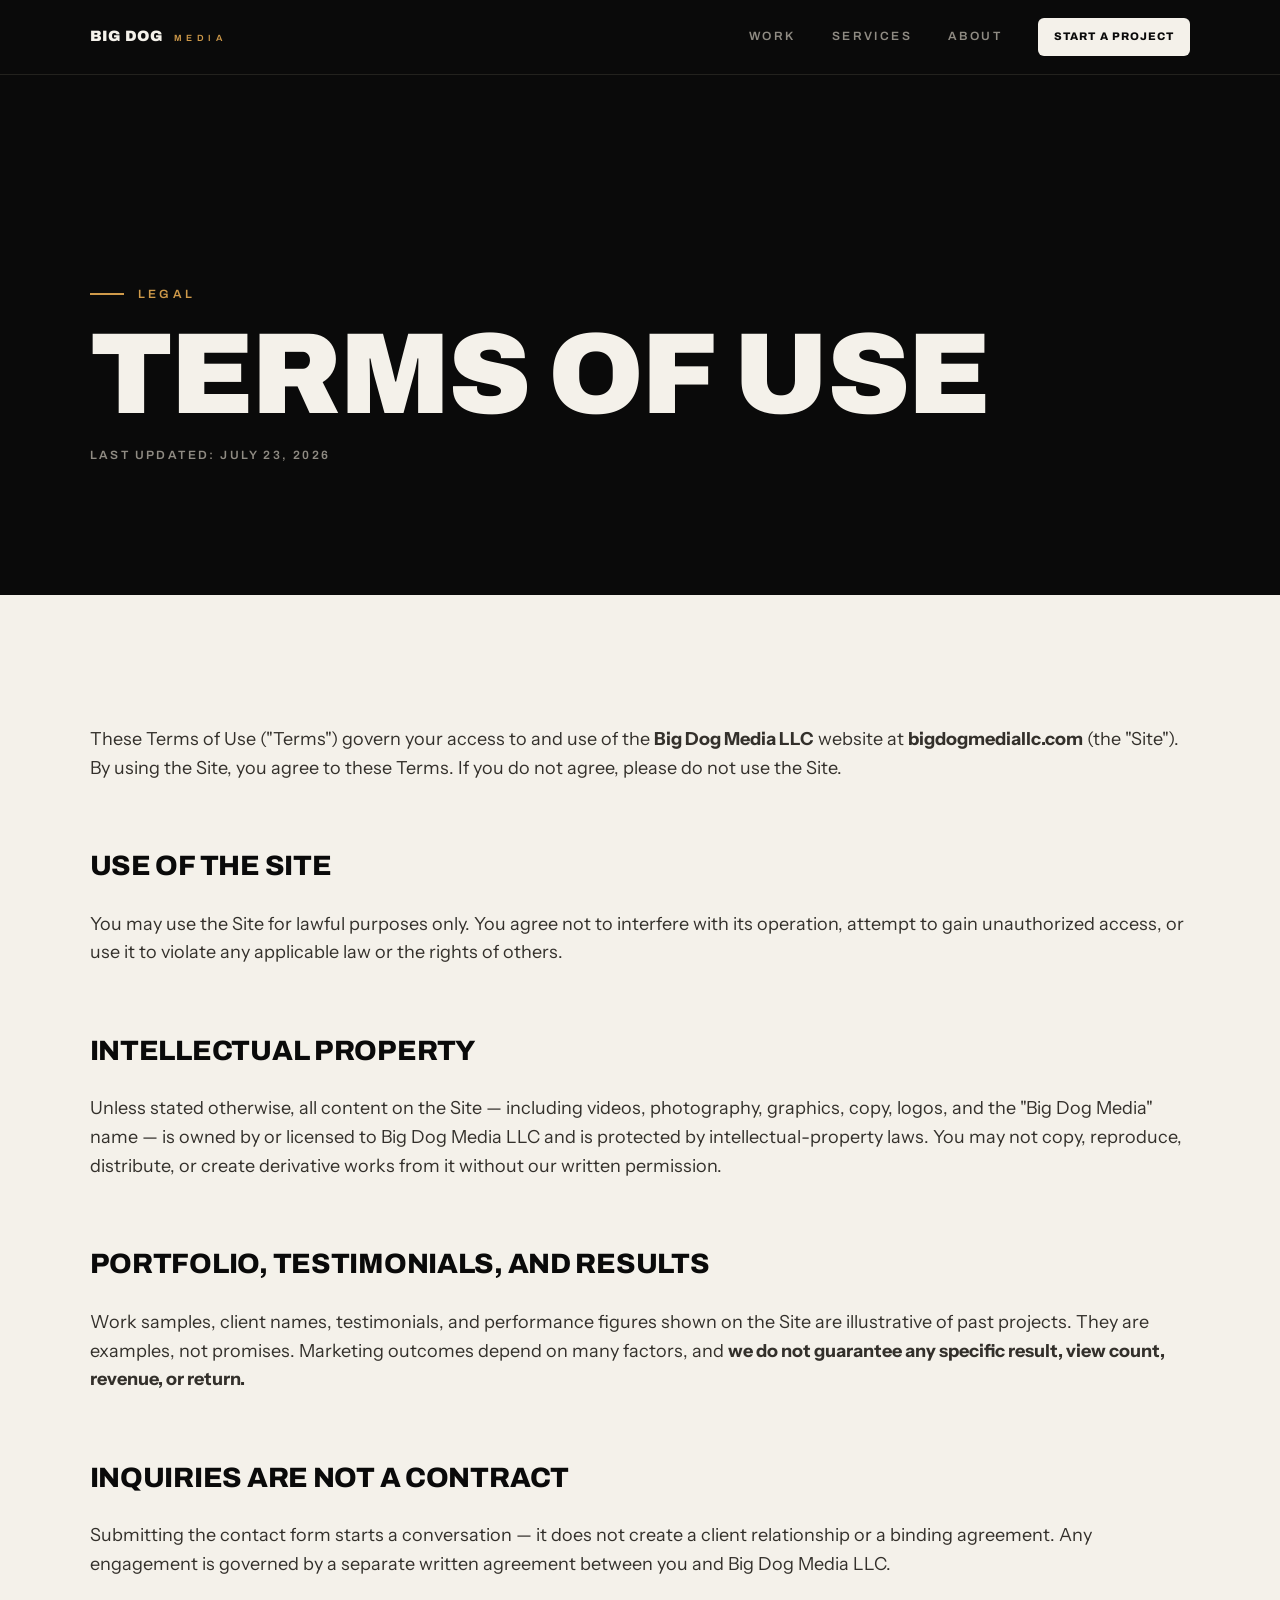
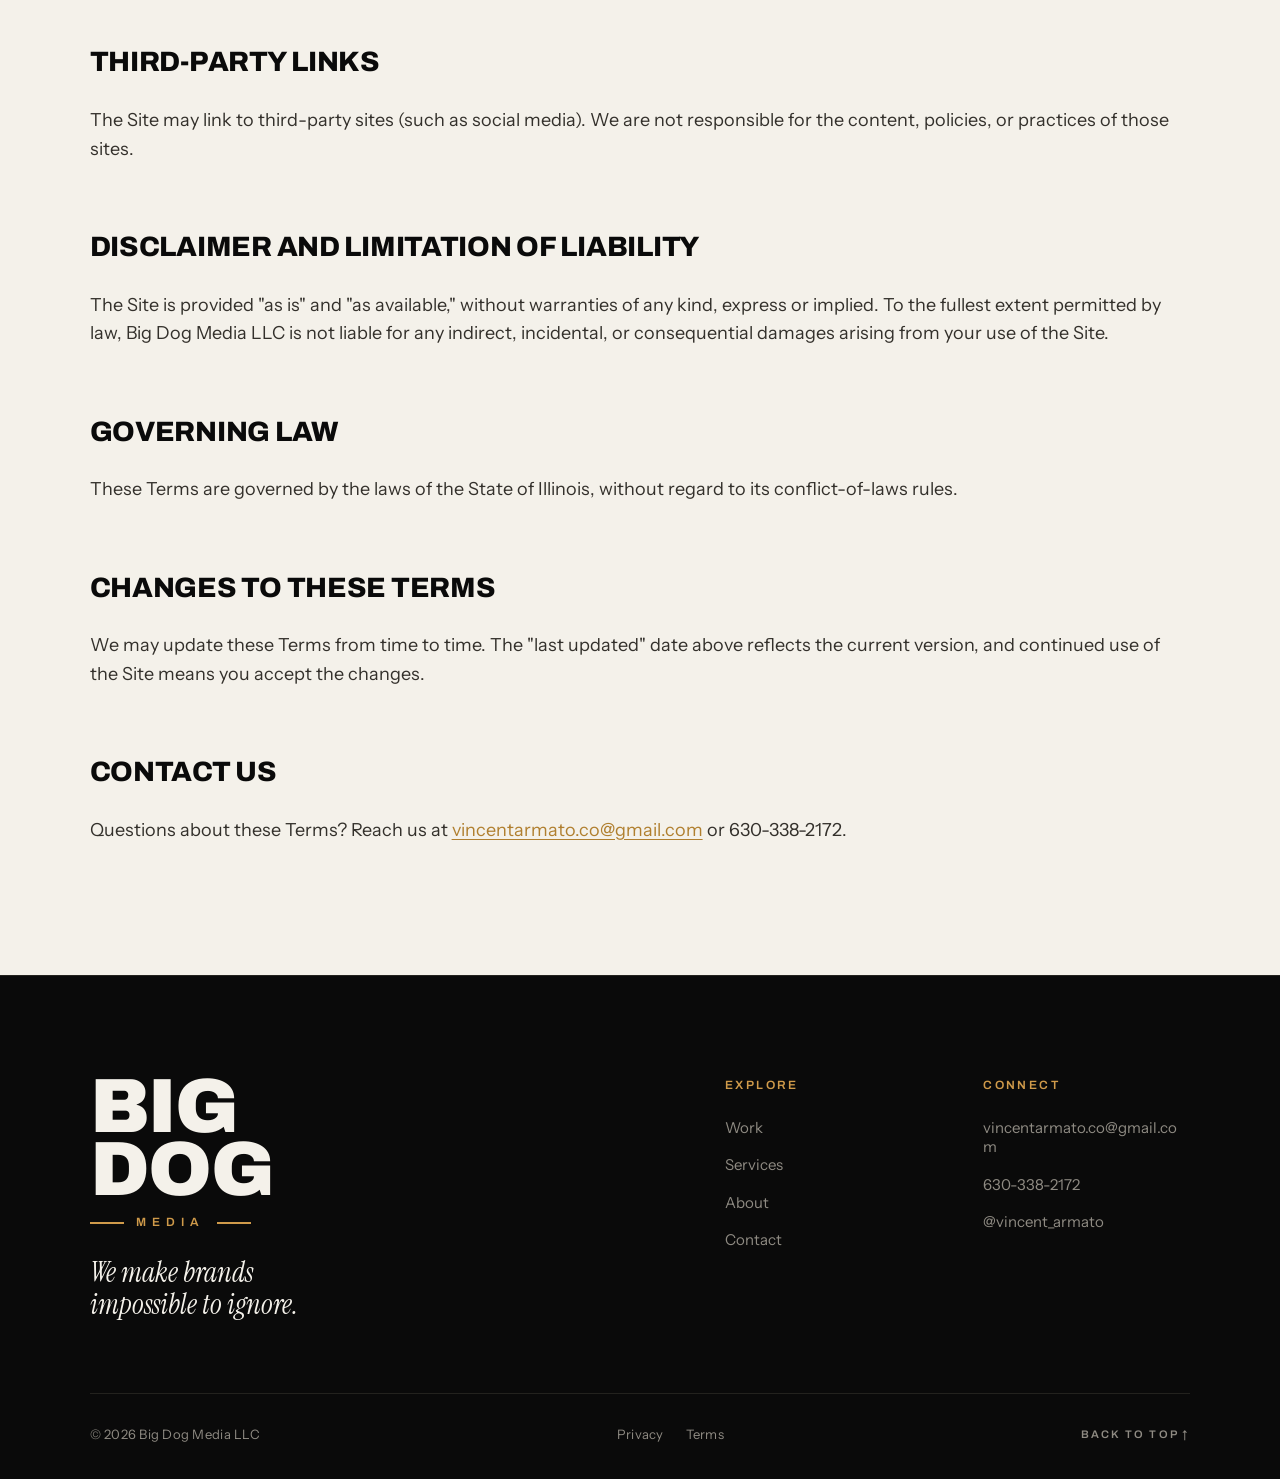
<file: terms.html>
<!DOCTYPE html>
<html lang="en">
<head>
  <meta charset="UTF-8">
  <meta name="viewport" content="width=device-width, initial-scale=1.0">
  <title>Terms of Use — Big Dog Media</title>
  <meta name="description" content="The terms that govern your use of the Big Dog Media LLC website.">
  <meta name="theme-color" content="#0A0A0A">
  <meta name="robots" content="noindex">
  <link rel="preconnect" href="https://fonts.googleapis.com">
  <link rel="preconnect" href="https://fonts.gstatic.com" crossorigin>
  <link href="https://fonts.googleapis.com/css2?family=Archivo:wght@600;800;900&family=Instrument+Sans:wght@400&family=Instrument+Serif:ital@0;1&display=swap" rel="stylesheet">
  <link rel="stylesheet" href="css/styles.css">
  <link rel="icon" type="image/svg+xml" href="assets/logo-bd.svg">
  <link rel="icon" type="image/png" sizes="32x32" href="assets/favicon-32.png">
  <link rel="apple-touch-icon" href="assets/apple-touch-icon.png">
</head>
<body>

  <header class="nav">
    <a href="index.html" class="nav__mark" aria-label="Big Dog Media — home">
      <span class="stack">Big&nbsp;Dog</span>
      <span class="media">Media</span>
    </a>
    <nav class="nav__links" aria-label="Primary">
      <a href="index.html#work" class="nav__link">Work</a>
      <a href="index.html#services" class="nav__link">Services</a>
      <a href="index.html#about" class="nav__link">About</a>
      <a href="index.html#contact" class="btn btn--bone nav__cta">Start a project</a>
    </nav>
  </header>

  <main id="top">
    <!-- HEAD (ink) -->
    <section class="sec sec--ink">
      <div class="wrap page-head">
        <p class="eyebrow">Legal</p>
        <h1 class="display">Terms of Use</h1>
        <p class="meta">Last updated: July 23, 2026</p>
      </div>
    </section>

    <!-- BODY (bone) -->
    <section class="sec sec--bone">
      <div class="wrap prose">
        <p>These Terms of Use ("Terms") govern your access to and use of the <strong>Big Dog Media LLC</strong> website at <strong>bigdogmediallc.com</strong> (the "Site"). By using the Site, you agree to these Terms. If you do not agree, please do not use the Site.</p>

        <h2>Use of the site</h2>
        <p>You may use the Site for lawful purposes only. You agree not to interfere with its operation, attempt to gain unauthorized access, or use it to violate any applicable law or the rights of others.</p>

        <h2>Intellectual property</h2>
        <p>Unless stated otherwise, all content on the Site — including videos, photography, graphics, copy, logos, and the "Big Dog Media" name — is owned by or licensed to Big Dog Media LLC and is protected by intellectual-property laws. You may not copy, reproduce, distribute, or create derivative works from it without our written permission.</p>

        <h2>Portfolio, testimonials, and results</h2>
        <p>Work samples, client names, testimonials, and performance figures shown on the Site are illustrative of past projects. They are examples, not promises. Marketing outcomes depend on many factors, and <strong>we do not guarantee any specific result, view count, revenue, or return.</strong></p>

        <h2>Inquiries are not a contract</h2>
        <p>Submitting the contact form starts a conversation — it does not create a client relationship or a binding agreement. Any engagement is governed by a separate written agreement between you and Big Dog Media LLC.</p>

        <h2>Third-party links</h2>
        <p>The Site may link to third-party sites (such as social media). We are not responsible for the content, policies, or practices of those sites.</p>

        <h2>Disclaimer and limitation of liability</h2>
        <p>The Site is provided "as is" and "as available," without warranties of any kind, express or implied. To the fullest extent permitted by law, Big Dog Media LLC is not liable for any indirect, incidental, or consequential damages arising from your use of the Site.</p>

        <h2>Governing law</h2>
        <p>These Terms are governed by the laws of the State of Illinois, without regard to its conflict-of-laws rules.</p>

        <h2>Changes to these terms</h2>
        <p>We may update these Terms from time to time. The "last updated" date above reflects the current version, and continued use of the Site means you accept the changes.</p>

        <h2>Contact us</h2>
        <p>Questions about these Terms? Reach us at <a href="mailto:vincentarmato.co@gmail.com">vincentarmato.co@gmail.com</a> or 630-338-2172.</p>
      </div>
    </section>
  </main>

  <!-- ══════════ FOOTER ══════════ -->
  <footer class="footer">
    <div class="wrap">
      <div class="footer__top">
        <div class="footer__brand">
          <a href="index.html" class="lockup" aria-label="Big Dog Media">
            <span class="stack">Big<br>Dog</span>
            <span class="media">Media</span>
          </a>
          <p class="footer__tag">We make brands impossible to ignore.</p>
        </div>
        <nav class="footer__nav" aria-label="Footer">
          <div class="footer__col">
            <span class="meta">Explore</span>
            <a href="index.html#work">Work</a>
            <a href="index.html#services">Services</a>
            <a href="index.html#about">About</a>
            <a href="index.html#contact">Contact</a>
          </div>
          <div class="footer__col">
            <span class="meta">Connect</span>
            <a href="mailto:vincentarmato.co@gmail.com">vincentarmato.co@gmail.com</a>
            <a href="tel:+16303382172">630-338-2172</a>
            <a href="https://instagram.com/vincent_armato" target="_blank" rel="noopener">@vincent_armato</a>
          </div>
        </nav>
      </div>
      <div class="footer__legal">
        <span>© 2026 Big Dog Media LLC</span>
        <nav class="footer__legal-links" aria-label="Legal">
          <a href="privacy.html">Privacy</a>
          <a href="terms.html">Terms</a>
        </nav>
        <a href="#top" class="footer__back">Back to top ↑</a>
      </div>
    </div>
  </footer>

  <script src="js/main.js"></script>
</body>
</html>
</file>
<file: css/styles.css>
/* ═══════════════════════════════════════════════════════════
   BIG DOG MEDIA — styles.css · v3 (BRAND.md system)
   Ink #0A0A0A · Bone #F4F1EA · Gold #CF9A4A (seasoning, not sauce)
   Archivo (display) · Instrument Serif (editorial) · Instrument Sans (body)
   ═══════════════════════════════════════════════════════════ */

:root {
  --ink: #0A0A0A;
  --bone: #F4F1EA;
  --gold: #CF9A4A;
  --gold-ink: #B07F2F;
  --stone: #8F8B83;
  --stone-on-bone: #6E6A62;   /* ~4.6:1 on --bone — AA-safe for muted captions */
  --body: #33302B;
  --line-dark: #23221E;
  --line-light: #D8D3C8;

  --font-display: 'Archivo', sans-serif;
  --font-serif: 'Instrument Serif', serif;
  --font-sans: 'Instrument Sans', sans-serif;

  --pad-y: min(12vw, 130px);
  --pad-x: 7vw;
  --max-w: 1400px;
  --nav-h: 64px;
  --ease-cine: cubic-bezier(0.22, 1, 0.36, 1);
}

*, *::before, *::after { box-sizing: border-box; margin: 0; padding: 0; }

html { scroll-behavior: smooth; scroll-padding-top: 76px; }

body {
  background: var(--ink);
  color: var(--bone);
  font-family: var(--font-sans);
  font-size: clamp(16px, 1vw + 12px, 18px);
  line-height: 1.6;
  -webkit-font-smoothing: antialiased;
}

::selection { background: var(--gold); color: var(--ink); }

img { max-width: 100%; display: block; }
a { color: inherit; text-decoration: none; }
button { font: inherit; color: inherit; background: none; border: 0; cursor: pointer; }

:focus-visible { outline: 2px solid var(--gold); outline-offset: 3px; }

/* ═══════════ FIELDS (sections alternate ink / bone) ═══════════ */
.sec { padding: var(--pad-y) var(--pad-x); }
.sec > .wrap { max-width: var(--max-w); margin: 0 auto; }
.sec--ink { background: var(--ink); color: var(--bone); }
.sec--bone { background: var(--bone); color: var(--body); }
.sec--gold { background: var(--gold); color: var(--ink); }

/* ═══════════ TYPE ROLES ═══════════ */
.display {
  font-family: var(--font-display);
  font-weight: 900;
  font-size: clamp(52px, 9vw, 150px);
  line-height: 0.85;
  letter-spacing: -0.02em;
  text-transform: uppercase;
  text-wrap: pretty;
}
.sec-title {
  font-family: var(--font-display);
  font-weight: 800;
  font-size: clamp(30px, 4vw, 58px);
  line-height: 0.92;
  letter-spacing: -0.02em;
  text-transform: uppercase;
  text-wrap: pretty;
}
.eyebrow {
  display: inline-flex;
  align-items: center;
  gap: 14px;
  font-family: var(--font-display);
  font-weight: 600;
  font-size: 12px;
  letter-spacing: 0.28em;
  text-transform: uppercase;
  color: var(--gold);
}
.sec--bone .eyebrow { color: var(--gold-ink); }
.eyebrow::before {
  content: '';
  width: 34px; height: 2px;
  background: currentColor;
  flex-shrink: 0;
}

.meta {
  font-family: var(--font-display);
  font-weight: 600;
  font-size: 12px;
  letter-spacing: 0.2em;
  text-transform: uppercase;
  color: var(--stone);
}

.lede { max-width: 62ch; color: var(--stone); }
.sec--bone .lede { color: var(--body); }

/* ═══════════ BUTTONS ═══════════ */
.btn {
  display: inline-block;
  padding: 14px 22px;
  font-family: var(--font-display);
  font-weight: 800;
  font-size: 13px;
  letter-spacing: 0.1em;
  text-transform: uppercase;
  border-radius: 6px;
  transition: transform 0.25s ease-out, background 0.25s ease-out, color 0.25s ease-out;
}
.btn:hover { transform: translateY(-2px); }
.btn--bone { background: var(--bone); color: var(--ink); }  /* on ink fields */
.btn--ink { background: var(--ink); color: var(--bone); }    /* on bone & gold fields */

.textlink {
  font-family: var(--font-display);
  font-weight: 600;
  font-size: 13px;
  letter-spacing: 0.1em;
  text-transform: uppercase;
  transition: color 0.25s ease-out;
}
.textlink::after { content: ' →'; }
.textlink:hover { color: var(--gold); }
.sec--bone .textlink:hover { color: var(--gold-ink); }

/* ═══════════ NAV ═══════════ */
.nav {
  position: sticky;
  top: 0;
  z-index: 100;
  background: var(--ink);
  border-bottom: 1px solid var(--line-dark);
  display: flex;
  align-items: center;
  justify-content: space-between;
  gap: 24px;
  padding: 18px var(--pad-x);
}
.nav__mark {
  display: flex;
  align-items: baseline;
  gap: 10px;
  font-family: var(--font-display);
  font-weight: 900;
  text-transform: uppercase;
  line-height: 0.9;
  color: var(--bone);
}
.nav__mark .stack { font-size: 15px; letter-spacing: 0.02em; }
.nav__mark .media {
  font-size: 9px;
  font-weight: 600;
  letter-spacing: 0.5em;
  color: var(--gold);
}
.nav__links { display: flex; align-items: center; gap: clamp(16px, 3vw, 36px); }
.nav__link {
  font-family: var(--font-display);
  font-weight: 600;
  font-size: 12px;
  letter-spacing: 0.2em;
  text-transform: uppercase;
  color: var(--stone);
  transition: color 0.25s ease-out;
}
.nav__link:hover { color: var(--bone); }
.nav__link[aria-current="page"] { color: var(--gold); }
.nav__cta { padding: 10px 16px; font-size: 11px; }

/* Page hero (interior pages) */
.page-head {
  display: flex;
  flex-direction: column;
  gap: 22px;
  padding-top: clamp(40px, 7vw, 80px);
}

/* ═══════════ SECTION OPENERS ═══════════ */
.sec-head {
  display: flex;
  flex-direction: column;
  gap: 22px;
  margin-bottom: clamp(40px, 6vw, 72px);
}

/* Deliverables list (services page) */
.list { list-style: none; display: flex; flex-direction: column; }
.list li {
  padding: 12px 0;
  border-bottom: 1px solid var(--line-dark);
  color: var(--stone);
  font-size: 16px;
}
.sec--bone .list li { border-bottom-color: var(--line-light); color: var(--body); }
.list li::before { content: '— '; color: var(--gold); }
.sec--bone .list li::before { color: var(--gold-ink); }

/* Service blocks on services page */
.service-block {
  display: grid;
  grid-template-columns: 1fr 1fr;
  gap: clamp(28px, 5vw, 72px);
  padding: clamp(36px, 5vw, 64px) 0;
  border-bottom: 1px solid var(--line-dark);
}
.sec--bone .service-block { border-bottom-color: var(--line-light); }
.service-block:last-of-type { border-bottom: 0; padding-bottom: 0; }
.service-block__intro { display: flex; flex-direction: column; gap: 16px; }
.service-block__intro p { color: var(--stone); max-width: 52ch; }
.sec--bone .service-block__intro p { color: var(--body); }

/* ═══════════ WORK TILES ═══════════ */
.tile {
  display: block;
  background: var(--ink);
  border: 1px solid var(--line-dark);
  border-radius: 12px;
  overflow: hidden;
  transition: transform 0.25s ease-out;
}
.tile:hover { transform: translateY(-2px); }
.tile__media {
  aspect-ratio: 4 / 3;
  background: repeating-linear-gradient(135deg, #161512 0 14px, #1c1b17 14px 28px);
  display: grid;
  place-items: center;
  position: relative;
}
.tile__media img {
  position: absolute;
  inset: 0;
  width: 100%; height: 100%;
  object-fit: cover;
}
.tile__media .meta { color: var(--stone); }
/* Vertical reel cards (9:16) */
.tile--reel .tile__media { aspect-ratio: 9 / 16; }
.tile__play {
  position: absolute;
  inset: 0;
  width: 100%;
  height: 100%;
  padding: 0;
  border: 0;
  cursor: pointer;
  background: #161512;
  display: block;
}
.tile__play img { position: absolute; inset: 0; width: 100%; height: 100%; object-fit: cover; }
.tile__playbtn {
  position: absolute;
  top: 50%;
  left: 50%;
  transform: translate(-50%, -50%);
  width: 64px;
  height: 64px;
  border-radius: 50%;
  background: rgba(10, 10, 10, 0.5);
  backdrop-filter: blur(4px);
  -webkit-backdrop-filter: blur(4px);
  display: grid;
  place-items: center;
  transition: transform 0.25s ease, background 0.25s ease;
}
.tile__playbtn::before {
  content: '';
  width: 0; height: 0;
  border-left: 18px solid var(--bone);
  border-top: 11px solid transparent;
  border-bottom: 11px solid transparent;
  margin-left: 5px;
  transition: border-left-color 0.25s ease;
}
.tile:hover .tile__playbtn { transform: translate(-50%, -50%) scale(1.08); background: var(--gold); }
.tile:hover .tile__playbtn::before { border-left-color: var(--ink); }
.tile__video { position: absolute; inset: 0; width: 100%; height: 100%; object-fit: cover; background: #000; }
.tile__body {
  padding: 20px 22px 24px;
  display: flex;
  flex-direction: column;
  gap: 8px;
  border-top: 1px solid var(--line-dark);
}
.tile__client {
  font-family: var(--font-display);
  font-weight: 800;
  font-size: 19px;
  text-transform: uppercase;
  letter-spacing: -0.01em;
  color: var(--bone);
}
.tile__metric {
  font-family: var(--font-display);
  font-weight: 600;
  font-size: 12px;
  letter-spacing: 0.2em;
  text-transform: uppercase;
  color: var(--gold);
}

/* Tier headings (work page) */
.tier-head {
  display: flex;
  align-items: baseline;
  gap: 20px;
  margin: clamp(40px, 6vw, 64px) 0 clamp(22px, 3vw, 32px);
}
.tier-head:first-of-type { margin-top: 0; }
.tier-head h3 {
  font-family: var(--font-display);
  font-weight: 800;
  font-size: clamp(20px, 2.6vw, 32px);
  text-transform: uppercase;
}

/* ═══════════ REEL CAROUSEL ═══════════
   Center-focused, infinite-loop reel strip. The middle slide scales up and
   sharpens; neighbors sit scaled down and peek past the viewport edges. */
.reelousel {
  position: relative;
}
.reelousel__viewport {
  position: relative;
  width: 100%;
  overflow: hidden;
  padding: 18px 0 24px; /* room for the scaled-up center slide */
}
.reelousel__track {
  display: flex;
  gap: clamp(16px, 3vw, 34px);
}
.reelousel__slide {
  flex: 0 0 auto;
  width: clamp(200px, 66vw, 300px);
  transform: scale(0.84);
  opacity: 0.5;
  cursor: pointer; /* side slides are clickable to bring to center */
  transition: transform 0.5s var(--ease-cine),
              opacity 0.5s var(--ease-cine);
}
.reelousel__slide.is-center {
  transform: scale(1);
  opacity: 1;
  cursor: default;
}
.reelousel__slide .tile { height: 100%; }
.reelousel__empty {
  width: 100%;
  text-align: center;
  color: var(--stone);
  padding: 40px 0;
}
/* Round nav buttons — overlay the viewport edges (sit over the peeking
   neighbors), so the reels get the full width. Mirror the reel play button:
   bone-on-ink glass, gold on hover. */
.reelousel__nav {
  position: absolute;
  top: 50%;
  transform: translateY(-50%);
  z-index: 2;
  width: 48px;
  height: 48px;
  border-radius: 50%;
  border: 1px solid var(--line-dark);
  background: rgba(10, 10, 10, 0.55);
  backdrop-filter: blur(6px);
  -webkit-backdrop-filter: blur(6px);
  cursor: pointer;
  display: grid;
  place-items: center;
  color: var(--bone);
  transition: background 0.25s ease, transform 0.25s ease, border-color 0.25s ease;
}
.reelousel__nav--prev { left: clamp(2px, 1vw, 14px); }
.reelousel__nav--next { right: clamp(2px, 1vw, 14px); }
.reelousel__nav::before {
  content: '';
  width: 0; height: 0;
  border-top: 8px solid transparent;
  border-bottom: 8px solid transparent;
}
.reelousel__nav--prev::before { border-right: 12px solid currentColor; margin-right: 3px; }
.reelousel__nav--next::before { border-left: 12px solid currentColor; margin-left: 3px; }
.reelousel__nav:hover { background: var(--gold); border-color: var(--gold); color: var(--ink); transform: translateY(-50%) scale(1.06); }
@media (max-width: 600px) {
  .reelousel__nav { width: 44px; height: 44px; }
}

/* ═══════════ STATS & CLAIMS ═══════════ */
.stats {
  list-style: none;
  display: grid;
  grid-template-columns: repeat(auto-fit, minmax(180px, 1fr));
  gap: clamp(24px, 4vw, 48px);
}
.stats li {
  display: flex;
  flex-direction: column;
  gap: 10px;
  padding-top: 18px;
  border-top: 2px solid var(--gold);
}
.stats strong {
  font-family: var(--font-display);
  font-weight: 900;
  font-size: clamp(40px, 5vw, 72px);
  line-height: 0.9;
  letter-spacing: -0.02em;
  font-variant-numeric: tabular-nums;
}
.stats span { color: var(--stone); font-size: 15px; max-width: 22ch; }
.sec--bone .stats span { color: var(--stone-on-bone); }

.claims { list-style: none; display: flex; flex-direction: column; }
.claims li {
  font-family: var(--font-display);
  font-weight: 800;
  font-size: clamp(20px, 2.6vw, 34px);
  text-transform: uppercase;
  letter-spacing: -0.01em;
  padding: clamp(18px, 2.5vw, 28px) 0;
  border-bottom: 1px solid var(--line-dark);
}
.claims li span { color: var(--stone); }
.sec--bone .claims li span { color: var(--stone-on-bone); }

/* ═══════════ TESTIMONIALS — auto-advancing carousel ═══════════
   One centered quote at a time; fades/slides between them. Without JS every
   slide simply stacks and stays readable (the .js-scoped rules below only kick
   in once main.js has upgraded it). */
.tcarousel {
  max-width: 860px;
  margin: clamp(8px, 2vw, 20px) auto 0;
  text-align: center;
}
.tcarousel__viewport { position: relative; }
.tcarousel__track {
  list-style: none;
  margin: 0;
  padding: 0;
}
.tcarousel__slide {
  display: flex;
  justify-content: center;
  padding: clamp(6px, 1.5vw, 14px) 0;
}
/* Under JS: stack the slides and crossfade the active one. The slides are
   positioned against .tcarousel__viewport (which carries the min-height set by
   main.js), so the track must NOT be a positioning context — otherwise the
   0-height track would collapse the slides and the quote would overflow up
   into the heading. */
.js .tcarousel__slide {
  position: absolute;
  inset: 0;
  align-items: center;
  opacity: 0;
  transform: translateY(14px);
  transition: opacity 0.6s ease, transform 0.6s var(--ease-cine);
  pointer-events: none;
}
.js .tcarousel__slide.is-active {
  opacity: 1;
  transform: none;
  pointer-events: auto;
}

.tquote {
  position: relative;
  margin: 0;
  max-width: 40ch;
  padding-top: clamp(30px, 5vw, 52px);
}
/* Oversized opening quote mark — the one gold accent */
.tquote::before {
  content: '\201C';
  position: absolute;
  top: clamp(-12px, -1vw, 0px);
  left: 50%;
  transform: translateX(-50%);
  font-family: var(--font-serif);
  font-size: clamp(70px, 8vw, 104px);
  line-height: 1;
  color: var(--gold);
  opacity: 0.85;
  pointer-events: none;
}
.tquote__text {
  font-family: var(--font-serif);
  font-size: clamp(22px, 2.6vw, 34px);
  line-height: 1.32;
  color: var(--bone);
  text-wrap: pretty;
}
.sec--bone .tquote__text { color: var(--body); }
.tquote__by {
  display: flex;
  flex-direction: column;
  gap: 5px;
  margin-top: clamp(20px, 2.5vw, 30px);
}
.tquote__name {
  font-family: var(--font-display);
  font-weight: 800;
  font-size: 15px;
  letter-spacing: 0.02em;
  text-transform: uppercase;
  color: var(--bone);
}
.sec--bone .tquote__name { color: var(--ink); }
.tquote__role {
  font-family: var(--font-display);
  font-weight: 600;
  font-size: 11px;
  letter-spacing: 0.2em;
  text-transform: uppercase;
  color: var(--gold);
}

/* Controls — arrows flank a row of dots, centered under the quote.
   Hidden until JS upgrades the carousel. */
.tcarousel__controls { display: none; }
.js .tcarousel__controls {
  display: flex;
  align-items: center;
  justify-content: center;
  gap: clamp(14px, 2vw, 22px);
  margin-top: clamp(26px, 3.5vw, 40px);
}
.tcarousel__nav {
  width: 44px;
  height: 44px;
  border-radius: 50%;
  border: 1px solid var(--line-dark);
  background: transparent;
  cursor: pointer;
  display: grid;
  place-items: center;
  color: var(--bone);
  transition: background 0.25s ease, transform 0.25s ease, border-color 0.25s ease, color 0.25s ease;
}
.sec--bone .tcarousel__nav { border-color: var(--line-light); color: var(--ink); }
.tcarousel__nav::before {
  content: '';
  width: 0; height: 0;
  border-top: 7px solid transparent;
  border-bottom: 7px solid transparent;
}
.tcarousel__nav--prev::before { border-right: 10px solid currentColor; margin-right: 3px; }
.tcarousel__nav--next::before { border-left: 10px solid currentColor; margin-left: 3px; }
.tcarousel__nav:hover { background: var(--gold); border-color: var(--gold); color: var(--ink); transform: scale(1.06); }
.tcarousel__dots {
  display: flex;
  align-items: center;
  gap: 10px;
}
.tcarousel__dot {
  width: 9px;
  height: 9px;
  padding: 0;
  border: 0;
  border-radius: 50%;
  background: var(--stone);
  opacity: 0.4;
  cursor: pointer;
  transition: opacity 0.25s ease, background 0.25s ease, width 0.25s ease;
}
.tcarousel__dot:hover { opacity: 0.75; }
.tcarousel__dot.is-active {
  opacity: 1;
  width: 26px;
  border-radius: 5px;
  background: var(--gold);
}

/* ═══════════ GOLD PROMO / CTA BLOCK ═══════════ */
.promo {
  text-align: center;
  display: flex;
  flex-direction: column;
  align-items: center;
  gap: clamp(22px, 3vw, 34px);
}
.promo .sec-title { font-size: clamp(34px, 5.4vw, 76px); }
.promo p {
  font-family: var(--font-serif);
  font-style: italic;
  font-size: clamp(18px, 2vw, 24px);
}

/* ═══════════ TWO-COLUMN (about) ═══════════ */
.duo {
  display: grid;
  grid-template-columns: 5fr 7fr;
  gap: clamp(32px, 5vw, 80px);
  align-items: start;
}
.duo__media {
  border: 1px solid var(--line-dark);
  border-radius: 12px;
  overflow: hidden;
}
.sec--bone .duo__media { border-color: var(--line-light); }
.duo__media .frame {
  aspect-ratio: 4 / 5;
  background: repeating-linear-gradient(135deg, #161512 0 14px, #1c1b17 14px 28px);
  display: grid;
  place-items: center;
  position: relative;
}
.duo__media img {
  position: absolute;
  inset: 0;
  width: 100%; height: 100%;
  object-fit: cover;
}
.duo__media img.is-missing { display: none; }
.duo__body { display: flex; flex-direction: column; gap: 20px; }
.duo__body p { max-width: 62ch; }
.duo__body .muted { color: var(--stone); }
.sec--bone .duo__body .muted { color: var(--body); }

/* ═══════════ FORM (contact) ═══════════ */
.form { max-width: 720px; display: flex; flex-direction: column; gap: 34px; }
.form__row { display: grid; grid-template-columns: 1fr 1fr; gap: 34px; }
.field { display: flex; flex-direction: column; gap: 8px; }
.field label {
  font-family: var(--font-display);
  font-weight: 600;
  font-size: 12px;
  letter-spacing: 0.2em;
  text-transform: uppercase;
  color: var(--stone);
}
.field input,
.field textarea {
  background: transparent;
  border: 0;
  border-bottom: 1px solid var(--line-dark);
  color: var(--bone);
  font: inherit;
  padding: 10px 0;
  outline: none;
  resize: vertical;
  border-radius: 0;
  transition: border-color 0.25s ease-out;
}
.field input:focus,
.field textarea:focus { border-bottom-color: var(--gold); }

.budget { border: 0; }
.budget legend {
  font-family: var(--font-display);
  font-weight: 600;
  font-size: 12px;
  letter-spacing: 0.2em;
  text-transform: uppercase;
  color: var(--stone);
  margin-bottom: 14px;
}
.pills { display: flex; gap: 10px; flex-wrap: wrap; }
.pill-opt input { position: absolute; opacity: 0; }
.pill-opt span {
  display: inline-block;
  padding: 10px 18px;
  border: 1px solid var(--line-dark);
  border-radius: 100px;
  font-size: 14px;
  cursor: pointer;
  transition: border-color 0.25s ease-out, background 0.25s ease-out, color 0.25s ease-out;
}
.pill-opt:hover span { border-color: var(--gold); }
.pill-opt input:checked + span {
  background: var(--bone);
  color: var(--ink);
  border-color: var(--bone);
}
.pill-opt input:focus-visible + span { outline: 2px solid var(--gold); outline-offset: 2px; }
.form__status { color: var(--gold); font-size: 15px; min-height: 1.5em; }

/* ═══════════ FORM CONSENT LINE ═══════════ */
.form__consent { font-size: 13px; color: var(--stone); max-width: 62ch; margin-top: -14px; }
.form__consent a { color: var(--gold); text-decoration: underline; text-underline-offset: 2px; }
.form__consent a:hover { color: var(--bone); }

/* ═══════════ LEGAL / PROSE PAGES ═══════════ */
.prose { max-width: 74ch; }
.prose > * + * { margin-top: 1.15em; }
.prose h2 {
  font-family: var(--font-display);
  font-weight: 800;
  font-size: clamp(19px, 2.2vw, 28px);
  letter-spacing: -0.01em;
  text-transform: uppercase;
  margin-top: 2.2em;
  color: var(--ink);
}
.sec--ink .prose h2 { color: var(--bone); }
.prose h2:first-child { margin-top: 0; }
.prose p, .prose li { color: var(--body); }
.sec--ink .prose p, .sec--ink .prose li { color: var(--stone); }
.prose a { color: var(--gold-ink); text-decoration: underline; text-underline-offset: 3px; }
.sec--ink .prose a { color: var(--gold); }
.prose ul { list-style: none; display: flex; flex-direction: column; gap: 8px; padding-left: 0; }
.prose li::before { content: '— '; color: var(--gold-ink); }
.sec--ink .prose li::before { color: var(--gold); }

/* ═══════════ FOOTER ═══════════ */
.footer {
  background: var(--ink);
  color: var(--bone);
  border-top: 1px solid var(--line-dark);
  padding: clamp(56px, 8vw, 100px) var(--pad-x) 30px;
}
.footer .wrap {
  max-width: var(--max-w);
  margin: 0 auto;
  display: flex;
  flex-direction: column;
  gap: clamp(44px, 6vw, 72px);
}
/* Top: brand block on the left, aligned nav columns on the right */
.footer__top {
  display: grid;
  grid-template-columns: 1.2fr 1fr;
  gap: clamp(40px, 6vw, 96px);
  align-items: start;
}
.footer__brand { display: flex; flex-direction: column; gap: 24px; }
.footer__tag {
  font-family: var(--font-serif);
  font-style: italic;
  font-size: clamp(20px, 2.2vw, 30px);
  line-height: 1.15;
  color: var(--bone);
  max-width: 20ch;
}
.lockup {
  display: flex;
  flex-direction: column;
  align-items: flex-start;
  gap: 12px;
  width: fit-content;
}
.lockup .stack {
  font-family: var(--font-display);
  font-weight: 900;
  font-size: clamp(48px, 6vw, 84px);
  line-height: 0.82;
  letter-spacing: -0.02em;
  text-transform: uppercase;
}
.lockup .media {
  display: inline-flex;
  align-items: center;
  gap: 12px;
  font-family: var(--font-display);
  font-weight: 600;
  font-size: 12px;
  letter-spacing: 0.5em;
  text-transform: uppercase;
  color: var(--gold);
}
.lockup .media::before,
.lockup .media::after {
  content: '';
  width: 34px; height: 2px;
  background: var(--gold);
}
.footer__nav {
  display: grid;
  grid-template-columns: repeat(2, minmax(0, 1fr));
  gap: clamp(28px, 4vw, 56px);
}
.footer__col { display: flex; flex-direction: column; align-items: flex-start; gap: 4px; }
.footer__col .meta { margin-bottom: 12px; color: var(--gold); }
.footer__col a {
  color: var(--stone);
  transition: color 0.25s var(--ease-cine);
  font-size: 15px;
  padding: 7px 0;              /* comfortable tap target */
  line-height: 1.3;
  overflow-wrap: anywhere;     /* long email never forces horizontal scroll */
}
.footer__col a:hover { color: var(--bone); }
.footer__legal {
  border-top: 1px solid var(--line-dark);
  padding-top: 26px;
  display: flex;
  align-items: center;
  justify-content: space-between;
  gap: 16px;
  flex-wrap: wrap;
  color: var(--stone);
  font-size: 13px;
  letter-spacing: 0.02em;
}
.footer__legal-links { display: flex; gap: 22px; flex-wrap: wrap; }
.footer__legal-links a {
  color: var(--stone);
  transition: color 0.25s var(--ease-cine);
  padding: 4px 0;
}
.footer__legal-links a:hover { color: var(--bone); }
.footer__back {
  font-family: var(--font-display);
  font-weight: 600;
  font-size: 11px;
  letter-spacing: 0.2em;
  text-transform: uppercase;
  color: var(--stone);
  transition: color 0.25s var(--ease-cine);
}
.footer__back:hover { color: var(--gold); }

/* ═══════════ MOTION SYSTEM ═══════════ */
/* Reveals — one easing, transform+opacity only */
.js [data-reveal] {
  opacity: 0;
  transform: translateY(40px);
  transition: opacity 0.8s var(--ease-cine), transform 0.8s var(--ease-cine);
}
.js [data-reveal].in { opacity: 1; transform: translateY(0); }

/* Staggered children */
.js [data-stagger] > * {
  opacity: 0;
  transform: translateY(30px);
  transition: opacity 0.7s var(--ease-cine), transform 0.7s var(--ease-cine);
}
.js [data-stagger].in > * { opacity: 1; transform: translateY(0); }
.js [data-stagger].in > *:nth-child(2) { transition-delay: 0.10s; }
.js [data-stagger].in > *:nth-child(3) { transition-delay: 0.20s; }
.js [data-stagger].in > *:nth-child(4) { transition-delay: 0.30s; }
.js [data-stagger].in > *:nth-child(5) { transition-delay: 0.40s; }
.js [data-stagger].in > *:nth-child(6) { transition-delay: 0.50s; }

/* Nav — fade in on load, blur on scroll */
.js .nav { animation: navIn 0.8s var(--ease-cine) both; }
@keyframes navIn { from { opacity: 0; transform: translateY(-100%); } to { opacity: 1; transform: translateY(0); } }
.nav { transition: background 0.3s ease, backdrop-filter 0.3s ease, border-color 0.3s ease; }
.nav--scrolled {
  background: rgba(10, 10, 10, 0.72);
  backdrop-filter: saturate(140%) blur(14px);
  -webkit-backdrop-filter: saturate(140%) blur(14px);
  border-bottom-color: rgba(35, 34, 30, 0.6);
}

[data-parallax] { will-change: transform; }

/* ═══════════ CINEMATIC SCRUB HERO ═══════════ */
.cine { position: relative; height: 320vh; background: var(--ink); }
.cine__stage {
  position: sticky;
  top: 0;
  height: 100svh;
  overflow: hidden;
  display: grid;
  place-items: center;
}
.cine__canvas {
  position: absolute;
  inset: 0;
  width: 100%;
  height: 100%;
  display: block;
}
.js .cine__canvas { animation: cineIn 1s var(--ease-cine) both; }
@keyframes cineIn { from { opacity: 0; transform: scale(1.05); } to { opacity: 1; transform: scale(1); } }
.cine__ui {
  position: absolute;
  inset: 0;
  pointer-events: none;
  padding: calc(var(--nav-h) + 28px) var(--pad-x) 56px;
  display: flex;
  flex-direction: column;
}
.cine__hint {
  margin-top: auto;
  align-self: center;
  font-family: var(--font-display);
  font-weight: 600;
  font-size: 11px;
  letter-spacing: 0.28em;
  text-transform: uppercase;
  color: var(--stone);
  transition: opacity 0.5s ease;
}
.cine__scrub {
  position: absolute;
  left: var(--pad-x);
  right: var(--pad-x);
  bottom: 30px;
  height: 2px;
  background: var(--line-dark);
  overflow: hidden;
}
.cine__scrub-fill {
  height: 100%;
  width: 100%;
  background: var(--gold);
  transform: scaleX(0);
  transform-origin: left center;
}
.cine__seo { position: absolute; width: 1px; height: 1px; overflow: hidden; clip: rect(0 0 0 0); }
.cine__noscript {
  position: absolute;
  inset: 0;
  display: grid;
  place-items: center;
  text-align: center;
  padding: var(--pad-x);
}

/* ═══════════ SCENES (one idea each) ═══════════ */
.scene {
  min-height: 100svh;
  display: flex;
  flex-direction: column;
  justify-content: center;
  padding: clamp(80px, 12vh, 160px) var(--pad-x);
}
.scene > .wrap { max-width: var(--max-w); margin: 0 auto; width: 100%; }
.scene__idea {
  font-family: var(--font-display);
  font-weight: 900;
  text-transform: uppercase;
  font-size: clamp(40px, 8vw, 132px);
  line-height: 0.9;
  letter-spacing: -0.02em;
  text-wrap: pretty;
  max-width: 16ch;
}
.scene__idea .accent { color: var(--gold); }
.sec--bone .scene__idea .accent { color: var(--gold-ink); }
.scene__editorial {
  font-family: var(--font-serif);
  font-weight: 400;
  font-size: clamp(32px, 5.4vw, 88px);
  line-height: 1.05;
  text-wrap: pretty;
  max-width: 15ch;
}
.scene__editorial em { font-style: italic; color: var(--gold); }
.sec--bone .scene__editorial em { color: var(--gold-ink); }
.scene__note {
  margin-top: 28px;
  max-width: 48ch;
  color: var(--stone);
  font-size: clamp(16px, 1.4vw, 20px);
}
.sec--bone .scene__note { color: var(--body); }
.scene__cta { margin-top: 36px; }

/* ═══════════ WORK SCENES (Game Day / Media Day) ═══════════ */
.workscene {
  position: relative;
  min-height: 100svh;
  display: flex;
  align-items: flex-end;
  overflow: hidden;
}
.workscene__media {
  position: absolute;
  inset: 0;
  background: repeating-linear-gradient(135deg, #161512 0 16px, #1c1b17 16px 32px);
}
.workscene__media img { width: 100%; height: 100%; object-fit: cover; }
.workscene__scrim {
  position: absolute;
  inset: 0;
  background: linear-gradient(to top, rgba(10, 10, 10, 0.94) 0%, rgba(10, 10, 10, 0.4) 46%, rgba(10, 10, 10, 0.12) 100%);
}
.workscene__inner {
  position: relative;
  max-width: var(--max-w);
  margin: 0 auto;
  width: 100%;
  padding: 0 var(--pad-x) clamp(48px, 9vh, 110px);
}
.workscene__title {
  font-family: var(--font-display);
  font-weight: 900;
  text-transform: uppercase;
  font-size: clamp(52px, 12vw, 180px);
  line-height: 0.84;
  letter-spacing: -0.02em;
  color: var(--bone);
  margin-top: 18px;
}
.workscene__desc {
  margin-top: 22px;
  max-width: 52ch;
  color: rgba(244, 241, 234, 0.72);
}
.workscene__stats {
  list-style: none;
  display: flex;
  gap: clamp(24px, 5vw, 72px);
  flex-wrap: wrap;
  margin-top: 34px;
}
.workscene__stats li {
  display: flex;
  flex-direction: column;
  gap: 6px;
  padding-top: 16px;
  border-top: 2px solid var(--gold);
}
.workscene__stats strong {
  font-family: var(--font-display);
  font-weight: 800;
  font-size: clamp(22px, 2.4vw, 34px);
  color: var(--bone);
}
.workscene__stats span {
  font-size: 13px;
  letter-spacing: 0.14em;
  text-transform: uppercase;
  color: var(--stone);
}

/* ═══════════ RESPONSIVE ═══════════ */
@media (max-width: 900px) {
  .service-block { grid-template-columns: 1fr; }
  .duo { grid-template-columns: 1fr; }
  .duo__media { max-width: 420px; }
  .form__row { grid-template-columns: 1fr; }
  .footer__top { grid-template-columns: 1fr; gap: clamp(36px, 8vw, 56px); }
}
@media (max-width: 620px) {
  /* Nav — one row: wordmark left, links right, condensed so they fit on the same level */
  .nav { flex-wrap: nowrap; gap: 10px; padding: 14px 5vw; }
  .nav__mark { flex-shrink: 0; }
  .nav__links { gap: 14px; flex-wrap: nowrap; }
  .nav__link { padding: 11px 0; font-size: 11px; letter-spacing: 0.11em; }
  .nav__cta { display: none; }

  .cine { height: 280vh; }
  /* Hero eyebrow fits on one line — no lone "STUDIO" hanging on a second row */
  .cine__ui .eyebrow { font-size: 11px; letter-spacing: 0.13em; gap: 8px; }
  .cine__ui .eyebrow::before { width: 20px; }

  /* Portfolio on mobile: keep it short. Show the two lead reels at full size,
     hide the rest (still shown on desktop), and set stills side by side. */
  [data-tier-grid="best_campaigns"] .tile:nth-child(n+4) { display: none; }
  [data-tier-grid="best_social_assets"] { grid-template-columns: 1fr 1fr; gap: 14px; }
  .tier-head { margin-top: clamp(26px, 8vw, 44px); }

  /* Footer — centered logo to unify the brand; links full-width below so the
     email always stays on one line. */
  .footer__top {
    display: flex;
    flex-direction: column;
    align-items: center;
    text-align: center;
    gap: clamp(34px, 9vw, 50px);        /* breathing room between logo and links */
  }
  .footer__brand { align-items: center; text-align: center; gap: 18px; padding-top: 12px; }  /* drop the logo down a touch */
  .footer__brand .lockup { align-items: center; }
  .footer__tag { text-align: center; font-size: 15px; max-width: 24ch; }
  .lockup .stack { font-size: clamp(40px, 13vw, 58px); }
  .footer__nav { grid-template-columns: 1fr; gap: 28px; justify-items: center; }
  .footer__col { align-items: center; text-align: center; }
  .footer__col a { white-space: nowrap; }   /* email on one line (full width, plenty of room) */
}

/* ═══════════ REDUCED MOTION ═══════════ */
@media (prefers-reduced-motion: reduce) {
  html { scroll-behavior: auto; }
  *, *::before, *::after {
    transition-duration: 0.01ms !important;
    animation-duration: 0.01ms !important;
  }
  .js [data-reveal] { opacity: 1; transform: none; }
  .js [data-stagger] > * { opacity: 1; transform: none; }
  .js .cine__canvas, .js .nav { animation: none; }
}
</file>
